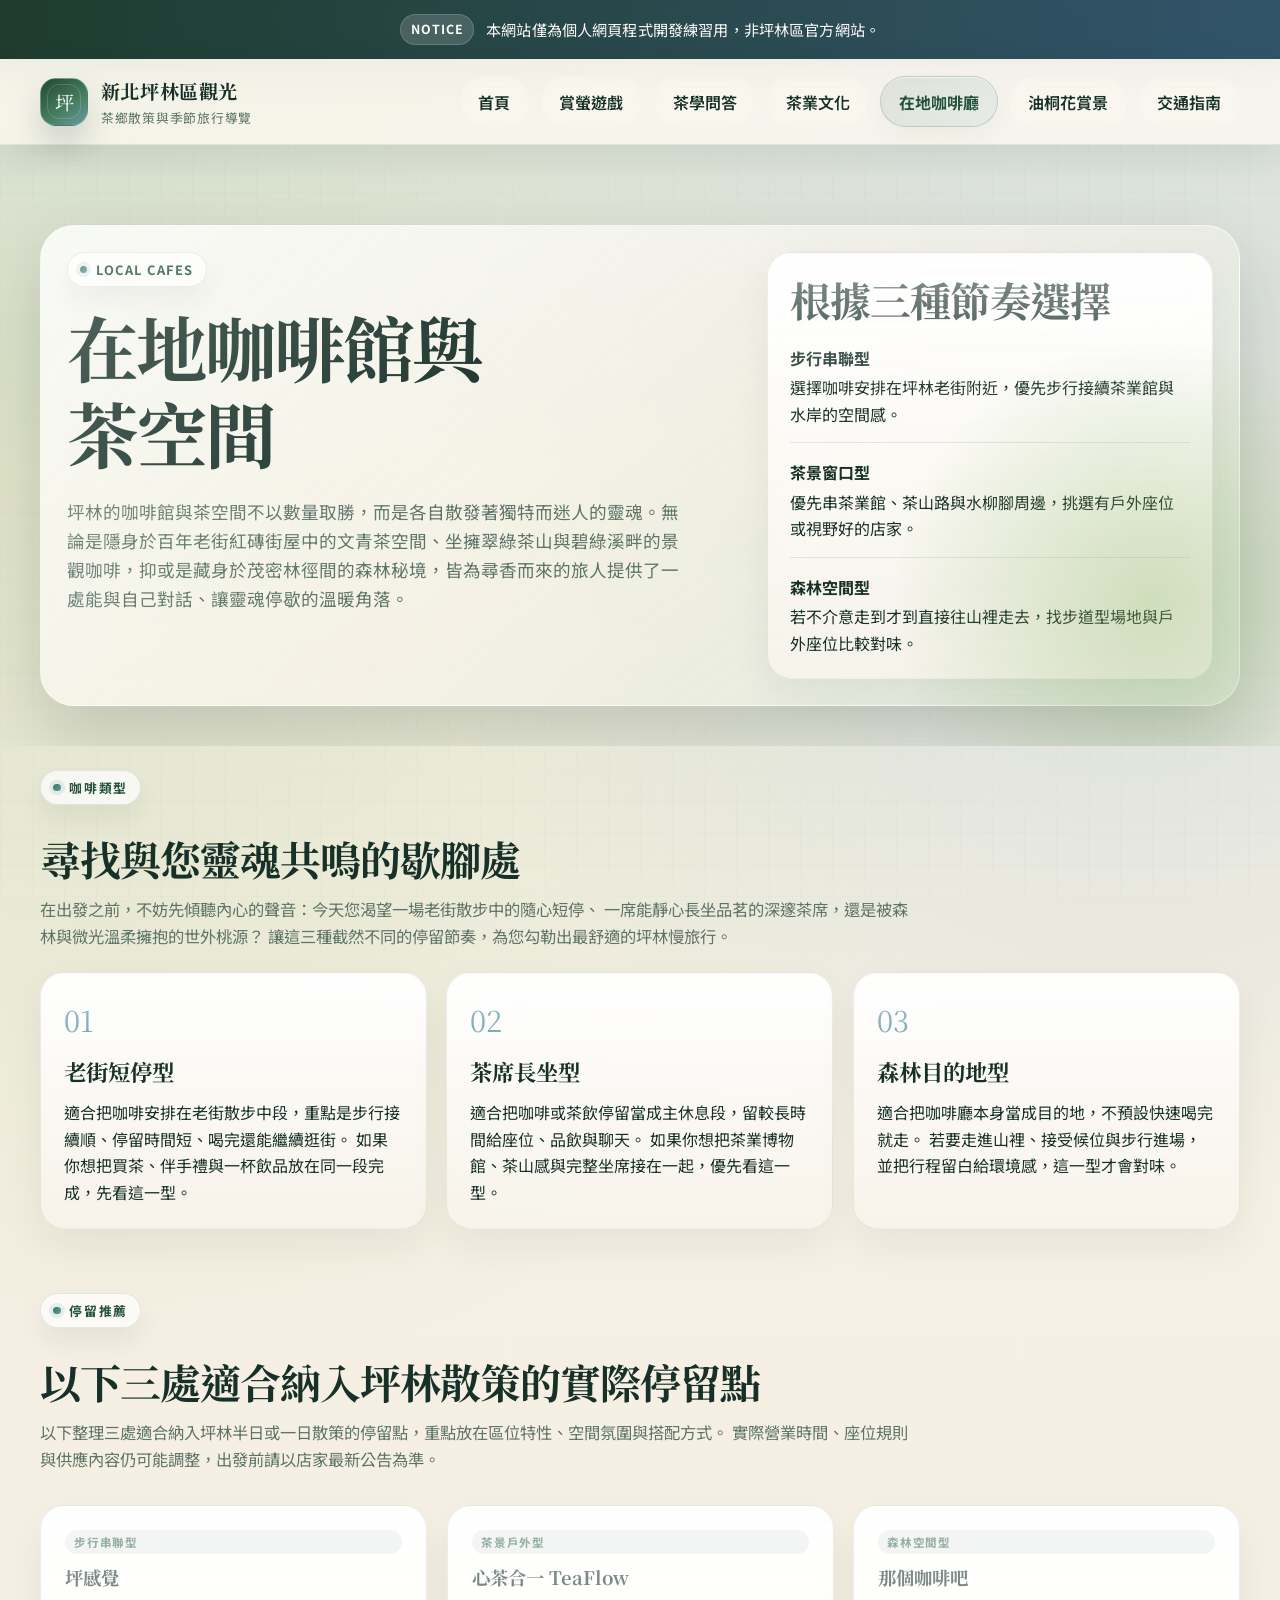
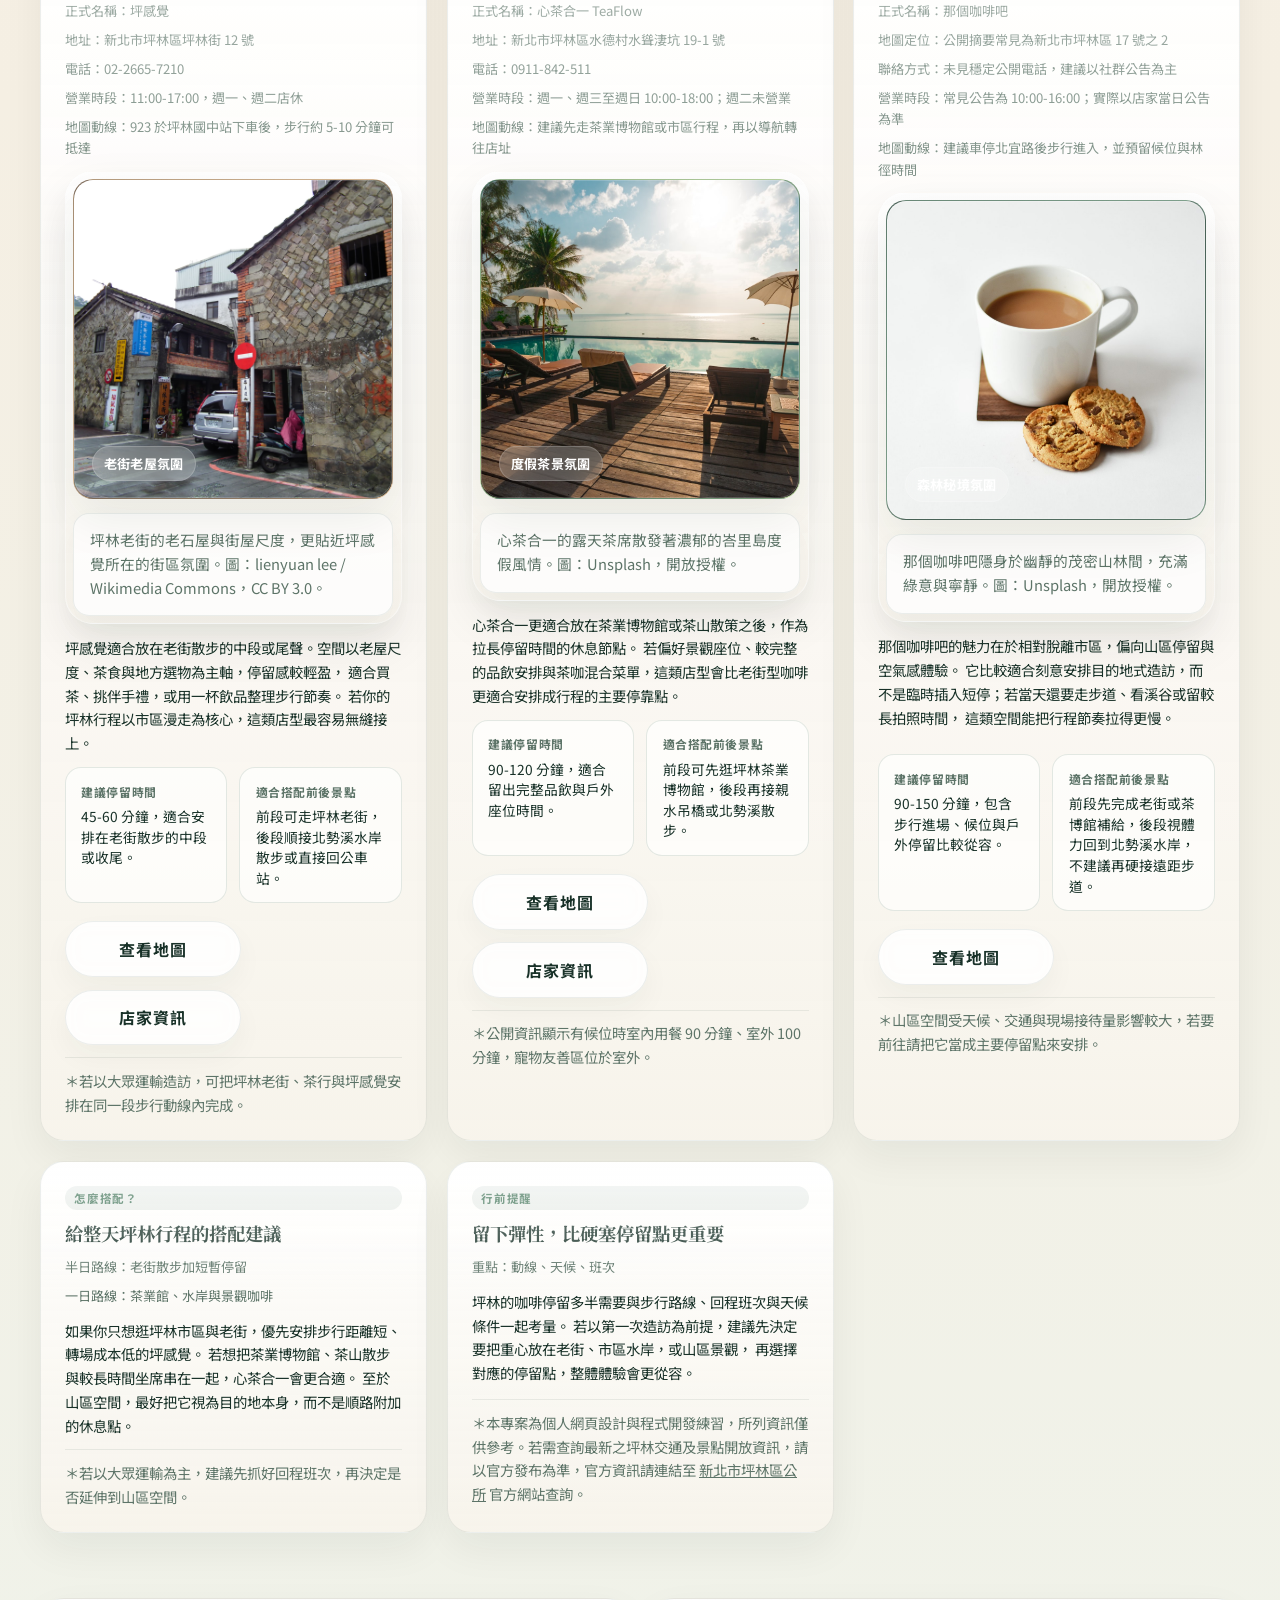
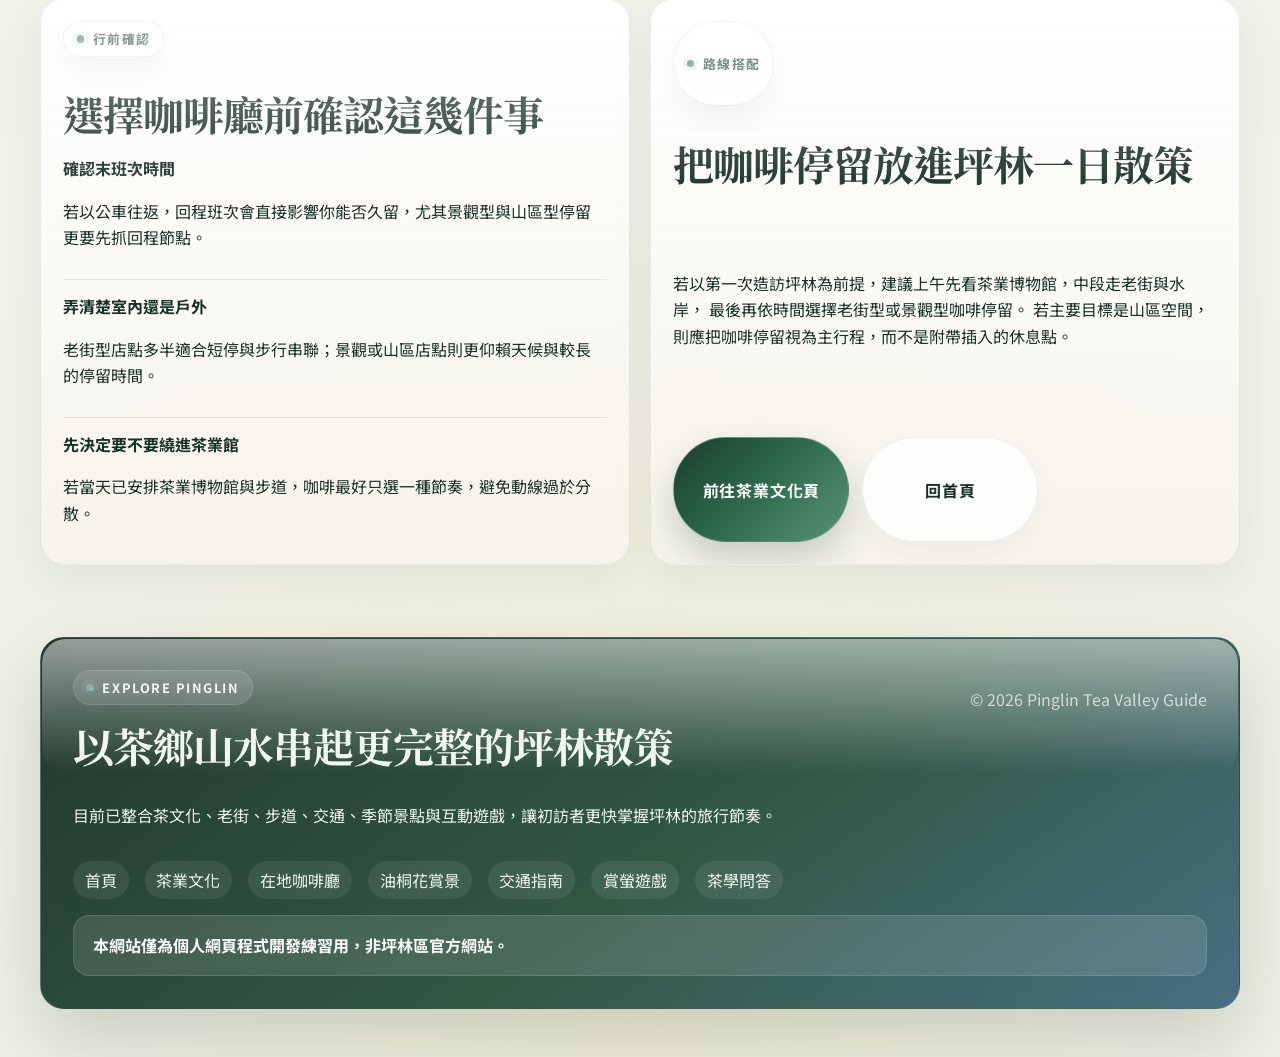
<file: cafes.html>
<!DOCTYPE html>
<html lang="zh-Hant">
<head>
    <meta charset="UTF-8">
    <meta name="viewport" content="width=device-width, initial-scale=1.0">
    <meta name="description" content="整理坪林在地咖啡廳與茶空間，補入店家營業資訊、座位特色、行程搭配方式。">
    <meta name="theme-color" content="#24533a">
    <!-- Google Tag Manager -->
    <script>(function(w,d,s,l,i){w[l]=w[l]||[];w[l].push({'gtm.start':
    new Date().getTime(),event:'gtm.js'});var f=d.getElementsByTagName(s)[0],
    j=d.createElement(s),dl=l!='dataLayer'?'&l='+l:'';j.async=true;j.src=
    'https://www.googletagmanager.com/gtm.js?id='+i+dl;f.parentNode.insertBefore(j,f);
    })(window,document,'script','dataLayer','GTM-N8HZKZVH');</script>
    <!-- End Google Tag Manager -->
    <title>坪林在地咖啡館 | 新北坪林區觀光</title>
    <link rel="icon" href="data:image/svg+xml,%3Csvg xmlns='http://www.w3.org/2000/svg' viewBox='0 0 64 64'%3E%3Cdefs%3E%3CradialGradient id='g' cx='50%25' cy='38%25' r='60%25'%3E%3Cstop offset='0%25' stop-color='%23f7d58d'/%3E%3Cstop offset='55%25' stop-color='%2391b86d'/%3E%3Cstop offset='100%25' stop-color='%2324533a'/%3E%3C/radialGradient%3E%3C/defs%3E%3Crect width='64' height='64' rx='18' fill='%23131f19'/%3E%3Ccircle cx='32' cy='28' r='14' fill='url(%23g)'/%3E%3Cpath d='M20 46c8-5 16-5 24 0' stroke='%235f97aa' stroke-width='4' stroke-linecap='round' fill='none'/%3E%3C/svg%3E">
    <link rel="stylesheet" href="./assets/css/style.css">
    <script defer src="./assets/js/site.js"></script>
</head>
<body data-page="cafes">
    <!-- Google Tag Manager (noscript) -->
    <noscript><iframe src="https://www.googletagmanager.com/ns.html?id=GTM-N8HZKZVH"
    height="0" width="0" style="display:none;visibility:hidden"></iframe></noscript>
    <!-- End Google Tag Manager (noscript) -->
    <a class="skip-link" href="#main-content">跳到主要內容</a>

    <div class="site-shell">
        <div class="notice-banner" data-disclaimer-banner>
            <div class="notice-banner__inner">
                <span class="notice-banner__pill">Notice</span>
                <span>本網站僅為個人網頁程式開發練習用，非坪林區官方網站。</span>
            </div>
        </div>

        <header class="site-header">
            <div class="container site-header__inner" data-site-header></div>
        </header>

        <main id="main-content">
            <section class="page-hero page-hero--detail">
                <div class="container page-hero__grid">
                    <div>
                        <p class="hero__eyebrow">Local Cafes</p>
                        <h1>在地咖啡館與茶空間</h1>
                        <p class="page-hero__lead">
                            坪林的咖啡館與茶空間不以數量取勝，而是各自散發著獨特而迷人的靈魂。無論是隱身於百年老街紅磚街屋中的文青茶空間、坐擁翠綠茶山與碧綠溪畔的景觀咖啡，抑或是藏身於茂密林徑間的森林秘境，皆為尋香而來的旅人提供了一處能與自己對話、讓靈魂停歇的溫暖角落。
                        </p>
                    </div>

                    <div class="page-hero__rule-card">
                        <h2>根據三種節奏選擇</h2>
                        <ul class="hero-card__list">
                            <li>
                                <strong>步行串聯型</strong>
                                <span>選擇咖啡安排在坪林老街附近，優先步行接續茶業館與水岸的空間感。</span>
                            </li>
                            <li>
                                <strong>茶景窗口型</strong>
                                <span>優先串茶業館、茶山路與水柳腳周邊，挑選有戶外座位或視野好的店家。</span>
                            </li>
                            <li>
                                <strong>森林空間型</strong>
                                <span>若不介意走到才到直接往山裡走去，找步道型場地與戶外座位比較對味。</span>
                            </li>
                        </ul>
                    </div>
                </div>
            </section>

            <section class="section">
                <div class="container">
                    <div class="section-heading">
                        <p class="section-label">咖啡類型</p>
                        <h2>尋找與您靈魂共鳴的歇腳處</h2>
                        <p>
                            在出發之前，不妨先傾聽內心的聲音：今天您渴望一場老街散步中的隨心短停、
                            一席能靜心長坐品茗的深邃茶席，還是被森林與微光溫柔擁抱的世外桃源？
                            讓這三種截然不同的停留節奏，為您勾勒出最舒適的坪林慢旅行。
                        </p>
                    </div>

                    <div class="card-grid card-grid--highlights">
                        <article class="feature-card">
                            <p class="feature-card__index">01</p>
                            <h3>老街短停型</h3>
                            <p>
                                適合把咖啡安排在老街散步中段，重點是步行接續順、停留時間短、喝完還能繼續逛街。
                                如果你想把買茶、伴手禮與一杯飲品放在同一段完成，先看這一型。
                            </p>
                        </article>

                        <article class="feature-card">
                            <p class="feature-card__index">02</p>
                            <h3>茶席長坐型</h3>
                            <p>
                                適合把咖啡或茶飲停留當成主休息段，留較長時間給座位、品飲與聊天。
                                如果你想把茶業博物館、茶山感與完整坐席接在一起，優先看這一型。
                            </p>
                        </article>

                        <article class="feature-card">
                            <p class="feature-card__index">03</p>
                            <h3>森林目的地型</h3>
                            <p>
                                適合把咖啡廳本身當成目的地，不預設快速喝完就走。
                                若要走進山裡、接受候位與步行進場，並把行程留白給環境感，這一型才會對味。
                            </p>
                        </article>
                    </div>
                </div>
            </section>

            <section class="section section--light">
                <div class="container">
                    <div class="section-heading">
                        <p class="section-label">停留推薦</p>
                        <h2>以下三處適合納入坪林散策的實際停留點</h2>
                        <p>
                            以下整理三處適合納入坪林半日或一日散策的停留點，重點放在區位特性、空間氛圍與搭配方式。
                            實際營業時間、座位規則與供應內容仍可能調整，出發前請以店家最新公告為準。
                        </p>
                    </div>

                    <div class="cafe-grid">
                        <article class="cafe-card">
                            <span class="cafe-card__tag">步行串聯型</span>
                            <h3>坪感覺</h3>
                            <div class="cafe-card__meta">
                                <span>正式名稱：坪感覺</span>
                                <span>地址：新北市坪林區坪林街 12 號</span>
                                <span>電話：02-2665-7210</span>
                                <span>營業時段：11:00-17:00，週一、週二店休</span>
                                <span>地圖動線：923 於坪林國中站下車後，步行約 5-10 分鐘可抵達</span>
                            </div>
                            <figure class="photo-frame">
                                <div class="photo-placeholder photo-placeholder--street">
                                    <img class="photo-image" src="./assets/images/photos/pinglin_old_street.jpg" alt="坪林老街老石屋街景，呼應坪感覺所在的老街老屋氛圍" loading="lazy">
                                    <span class="photo-placeholder__label">老街老屋氛圍</span>
                                </div>
                                <figcaption class="photo-caption">坪林老街的老石屋與街屋尺度，更貼近坪感覺所在的街區氛圍。圖：lienyuan lee / Wikimedia Commons，CC BY 3.0。</figcaption>
                            </figure>
                            <p>
                                坪感覺適合放在老街散步的中段或尾聲。空間以老屋尺度、茶食與地方選物為主軸，停留感較輕盈，
                                適合買茶、挑伴手禮，或用一杯飲品整理步行節奏。
                                若你的坪林行程以市區漫走為核心，這類店型最容易無縫接上。
                            </p>
                            <div class="cafe-card__guide">
                                <div class="cafe-card__guide-item">
                                    <strong>建議停留時間</strong>
                                    <span>45-60 分鐘，適合安排在老街散步的中段或收尾。</span>
                                </div>
                                <div class="cafe-card__guide-item">
                                    <strong>適合搭配前後景點</strong>
                                    <span>前段可走坪林老街，後段順接北勢溪水岸散步或直接回公車站。</span>
                                </div>
                            </div>
                            <div class="content-actions">
                                <a class="button button--secondary" href="https://www.google.com/maps/search/?api=1&amp;query=新北市坪林區坪林街12號" target="_blank" rel="noreferrer">查看地圖</a>
                                <a class="button button--secondary" href="https://www.havesometea.co/pages/%E8%81%AF%E7%B5%A1%E6%88%91%E5%80%91" target="_blank" rel="noreferrer">店家資訊</a>
                            </div>
                            <p class="cafe-card__notice">
                                ＊若以大眾運輸造訪，可把坪林老街、茶行與坪感覺安排在同一段步行動線內完成。
                            </p>
                        </article>

                        <article class="cafe-card">
                            <span class="cafe-card__tag">茶景戶外型</span>
                            <h3>心茶合一 TeaFlow</h3>
                            <div class="cafe-card__meta">
                                <span>正式名稱：心茶合一 TeaFlow</span>
                                <span>地址：新北市坪林區水德村水聳淒坑 19-1 號</span>
                                <span>電話：0911-842-511</span>
                                <span>營業時段：週一、週三至週日 10:00-18:00；週二未營業</span>
                                <span>地圖動線：建議先走茶業博物館或市區行程，再以導航轉往店址</span>
                            </div>
                            <figure class="photo-frame">
                                <div class="photo-placeholder photo-placeholder--tea">
                                    <img class="photo-image" src="./assets/images/photos/teaflow_unsplash.jpg" alt="充滿度假風情與編藤座椅的峇里島風露天茶席景觀" loading="lazy">
                                    <span class="photo-placeholder__label">度假茶景氛圍</span>
                                </div>
                                <figcaption class="photo-caption">心茶合一的露天茶席散發著濃郁的峇里島度假風情。圖：Unsplash，開放授權。</figcaption>
                            </figure>
                            <p>
                                心茶合一更適合放在茶業博物館或茶山散策之後，作為拉長停留時間的休息節點。
                                若偏好景觀座位、較完整的品飲安排與茶咖混合菜單，這類店型會比老街型咖啡更適合安排成行程的主要停靠點。
                            </p>
                            <div class="cafe-card__guide">
                                <div class="cafe-card__guide-item">
                                    <strong>建議停留時間</strong>
                                    <span>90-120 分鐘，適合留出完整品飲與戶外座位時間。</span>
                                </div>
                                <div class="cafe-card__guide-item">
                                    <strong>適合搭配前後景點</strong>
                                    <span>前段可先逛坪林茶業博物館，後段再接親水吊橋或北勢溪散步。</span>
                                </div>
                            </div>
                            <div class="content-actions">
                                <a class="button button--secondary" href="https://www.google.com/maps/search/?api=1&amp;query=新北市坪林區水德村水聳淒坑19-1號" target="_blank" rel="noreferrer">查看地圖</a>
                                <a class="button button--secondary" href="https://shop.ichefpos.com/store/VfNRw4ru/information" target="_blank" rel="noreferrer">店家資訊</a>
                            </div>
                            <p class="cafe-card__notice">
                                ＊公開資訊顯示有候位時室內用餐 90 分鐘、室外 100 分鐘，寵物友善區位於室外。
                            </p>
                        </article>

                        <article class="cafe-card">
                            <span class="cafe-card__tag">森林空間型</span>
                            <h3>那個咖啡吧</h3>
                            <div class="cafe-card__meta">
                                <span>正式名稱：那個咖啡吧</span>
                                <span>地圖定位：公開摘要常見為新北市坪林區 17 號之 2</span>
                                <span>聯絡方式：未見穩定公開電話，建議以社群公告為主</span>
                                <span>營業時段：常見公告為 10:00-16:00；實際以店家當日公告為準</span>
                                <span>地圖動線：建議車停北宜路後步行進入，並預留候位與林徑時間</span>
                            </div>
                            <figure class="photo-frame">
                                <div class="photo-placeholder photo-placeholder--forest">
                                    <img class="photo-image" src="./assets/images/photos/coffeebar_unsplash.jpg" alt="隱身於翠綠繁茂森林深處的木造手作風格秘境小木屋咖啡空間" loading="lazy">
                                    <span class="photo-placeholder__label">森林秘境氛圍</span>
                                </div>
                                <figcaption class="photo-caption">那個咖啡吧隱身於幽靜的茂密山林間，充滿綠意與寧靜。圖：Unsplash，開放授權。</figcaption>
                            </figure>
                            <p>
                                那個咖啡吧的魅力在於相對脫離市區，偏向山區停留與空氣感體驗。
                                它比較適合刻意安排目的地式造訪，而不是臨時插入短停；若當天還要走步道、看溪谷或留較長拍照時間，
                                這類空間能把行程節奏拉得更慢。
                            </p>
                            <div class="cafe-card__guide">
                                <div class="cafe-card__guide-item">
                                    <strong>建議停留時間</strong>
                                    <span>90-150 分鐘，包含步行進場、候位與戶外停留比較從容。</span>
                                </div>
                                <div class="cafe-card__guide-item">
                                    <strong>適合搭配前後景點</strong>
                                    <span>前段先完成老街或茶博館補給，後段視體力回到北勢溪水岸，不建議再硬接遠距步道。</span>
                                </div>
                            </div>
                            <div class="content-actions">
                                <a class="button button--secondary" href="https://www.google.com/maps/search/?api=1&amp;query=那個咖啡吧 坪林" target="_blank" rel="noreferrer">查看地圖</a>
                            </div>
                            <p class="cafe-card__notice">
                                ＊山區空間受天候、交通與現場接待量影響較大，若要前往請把它當成主要停留點來安排。
                            </p>
                        </article>

                        <article class="cafe-card">
                            <span class="cafe-card__tag">怎麼搭配？</span>
                            <h3>給整天坪林行程的搭配建議</h3>
                            <div class="cafe-card__meta">
                                <span>半日路線：老街散步加短暫停留</span>
                                <span>一日路線：茶業館、水岸與景觀咖啡</span>
                            </div>
                            <p>
                                如果你只想逛坪林市區與老街，優先安排步行距離短、轉場成本低的坪感覺。
                                若想把茶業博物館、茶山散步與較長時間坐席串在一起，心茶合一會更合適。
                                至於山區空間，最好把它視為目的地本身，而不是順路附加的休息點。
                            </p>
                            <p class="cafe-card__notice">
                                ＊若以大眾運輸為主，建議先抓好回程班次，再決定是否延伸到山區空間。
                            </p>
                        </article>

                        <article class="cafe-card">
                            <span class="cafe-card__tag">行前提醒</span>
                            <h3>留下彈性，比硬塞停留點更重要</h3>
                            <div class="cafe-card__meta">
                                <span>重點：動線、天候、班次</span>
                            </div>
                            <p>
                            坪林的咖啡停留多半需要與步行路線、回程班次與天候條件一起考量。
                            若以第一次造訪為前提，建議先決定要把重心放在老街、市區水岸，或山區景觀，
                            再選擇對應的停留點，整體體驗會更從容。
                        </p>
                        <p class="cafe-card__notice">
                            ＊本專案為個人網頁設計與程式開發練習，所列資訊僅供參考。若需查詢最新之坪林交通及景點開放資訊，請以官方發布為準，官方資訊請連結至 <a href="https://www.pinglin.ntpc.gov.tw/" target="_blank" rel="noopener noreferrer">新北市坪林區公所</a> 官方網站查詢。
                        </p>
                    </article>
                </div>
            </section>

            <section class="section">
                <div class="container content-grid">
                    <article class="content-card">
                        <p class="section-label">行前確認</p>
                        <h2>選擇咖啡廳前確認這幾件事</h2>
                        <ul class="content-list">
                            <li>
                                <strong>確認末班次時間</strong>
                                <p>若以公車往返，回程班次會直接影響你能否久留，尤其景觀型與山區型停留更要先抓回程節點。</p>
                            </li>
                            <li>
                                <strong>弄清楚室內還是戶外</strong>
                                <p>老街型店點多半適合短停與步行串聯；景觀或山區店點則更仰賴天候與較長的停留時間。</p>
                            </li>
                            <li>
                                <strong>先決定要不要繞進茶業館</strong>
                                <p>若當天已安排茶業博物館與步道，咖啡最好只選一種節奏，避免動線過於分散。</p>
                            </li>
                        </ul>
                    </article>

                    <article class="content-card">
                        <p class="section-label">路線搭配</p>
                        <h2>把咖啡停留放進坪林一日散策</h2>
                        <p>
                            若以第一次造訪坪林為前提，建議上午先看茶業博物館，中段走老街與水岸，
                            最後再依時間選擇老街型或景觀型咖啡停留。
                            若主要目標是山區空間，則應把咖啡停留視為主行程，而不是附帶插入的休息點。
                        </p>
                        <div class="content-actions">
                            <a class="button button--primary" href="./tea.html">前往茶業文化頁</a>
                            <a class="button button--secondary" href="./index.html">回首頁</a>
                        </div>
                    </article>
                </div>
            </section>
        </main>

        <footer class="site-footer" data-site-footer>
            <div class="footer-card">
                <div class="footer-card__disclaimer">本網站僅為個人網頁程式開發練習用，非坪林區官方網站。</div>
            </div>
        </footer>
    </div>

    <noscript>
        <div class="noscript-note">此網站需要共用瀏覽腳本，請啟用 JavaScript 以獲得完整體驗。</div>
    </noscript>
</body>
</html>
</file>
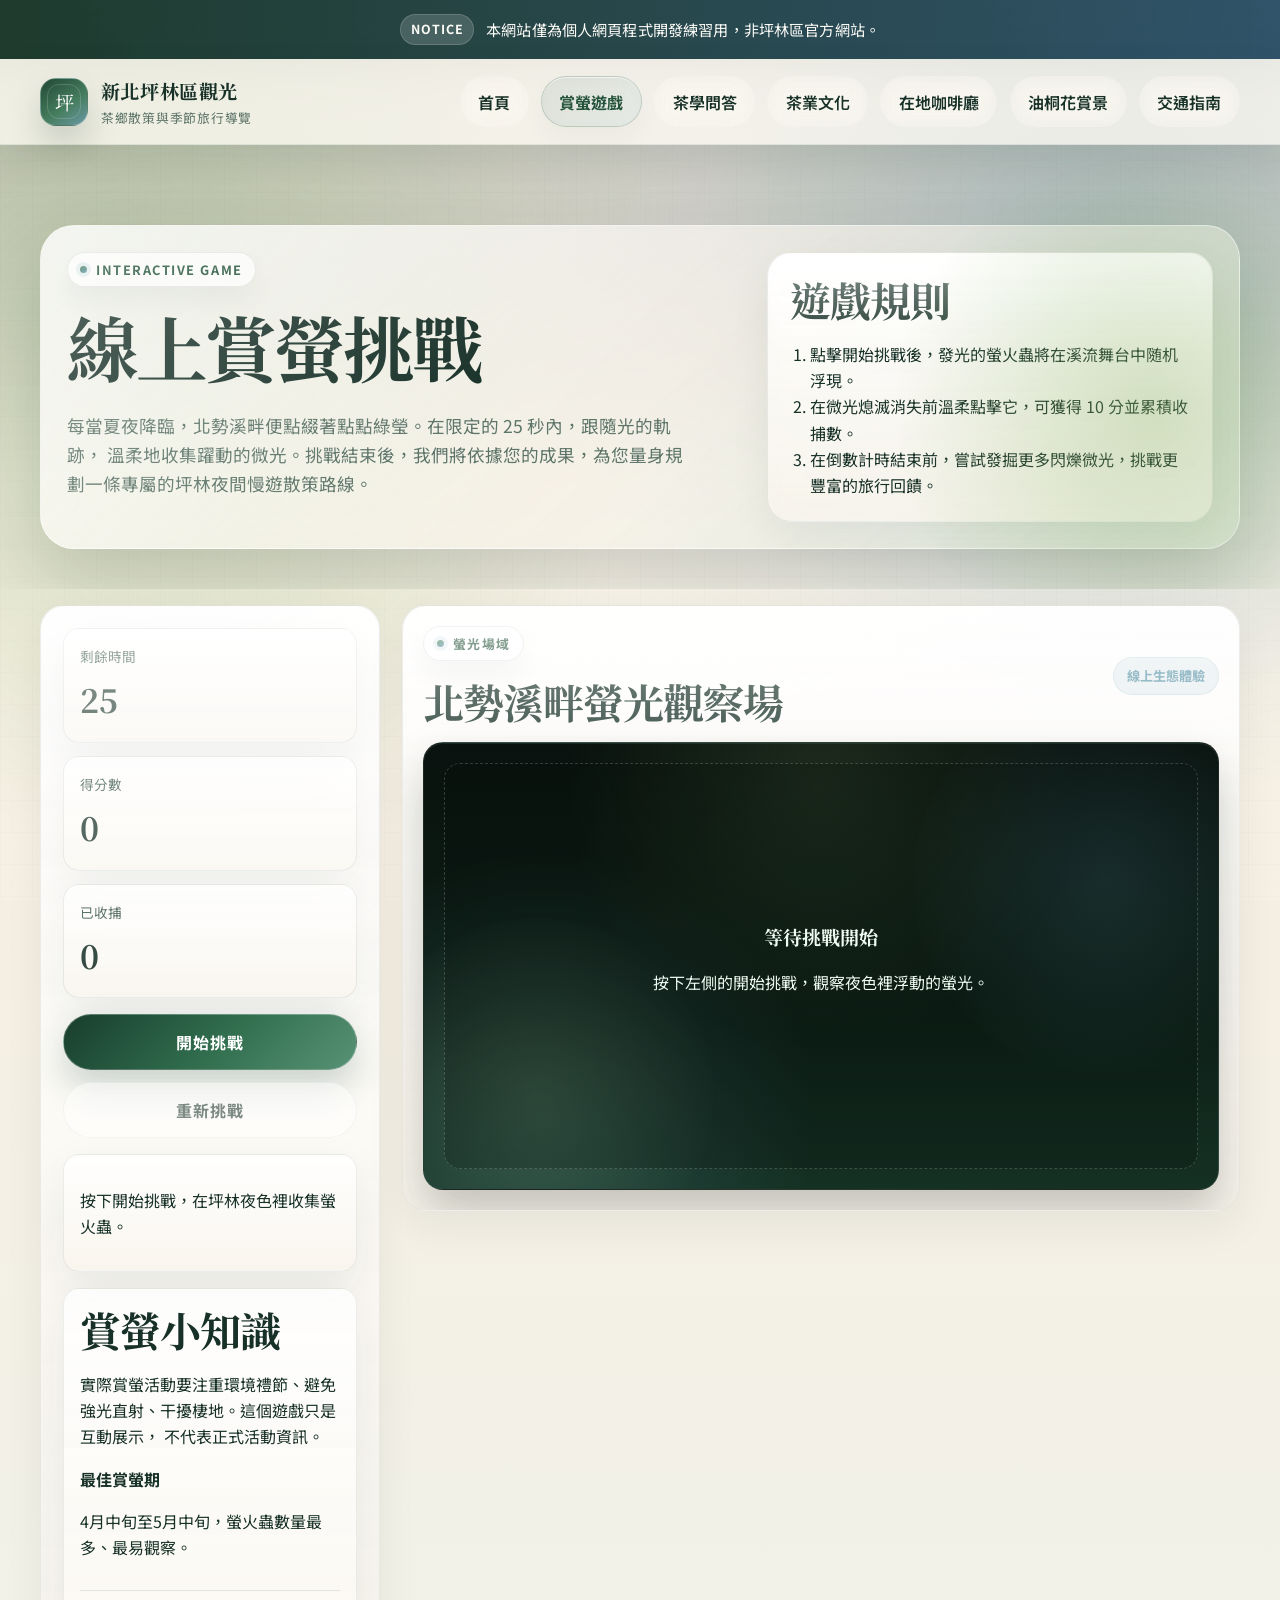
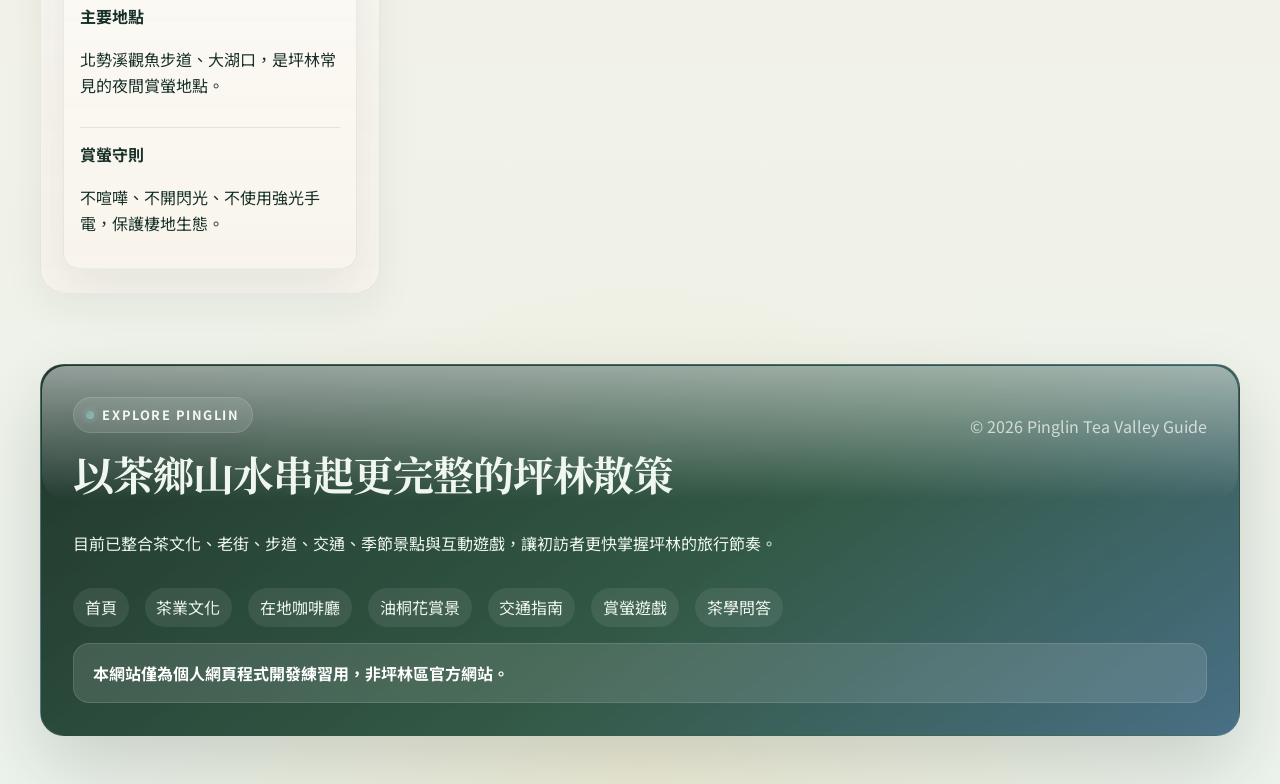
<file: game.html>
<!DOCTYPE html>
<html lang="zh-Hant">
<head>
    <meta charset="UTF-8">
    <meta name="viewport" content="width=device-width, initial-scale=1.0">
    <meta name="description" content="以坪林夜間螢火蟲生態為主題，結合限時方格與火力累積體驗的前端互動小遊戲。">
    <meta name="referrer" content="no-referrer-when-downgrade">
    <meta name="theme-color" content="#24533a">
    <!-- Google Tag Manager -->
    <script>(function(w,d,s,l,i){w[l]=w[l]||[];w[l].push({'gtm.start':
    new Date().getTime(),event:'gtm.js'});var f=d.getElementsByTagName(s)[0],
    j=d.createElement(s),dl=l!='dataLayer'?'&l='+l:'';j.async=true;j.src=
    'https://www.googletagmanager.com/gtm.js?id='+i+dl;f.parentNode.insertBefore(j,f);
    })(window,document,'script','dataLayer','GTM-N8HZKZVH');</script>
    <!-- End Google Tag Manager -->
    <title>線上賞螢體驗 | 新北坪林區觀光</title>
    <!-- 內嵌 favicon，避免在部署或本地管理時出現遺失檔案 -->
    <link rel="icon" href="data:image/svg+xml,%3Csvg xmlns='http://www.w3.org/2000/svg' viewBox='0 0 64 64'%3E%3Cdefs%3E%3CradialGradient id='g' cx='50%25' cy='38%25' r='60%25'%3E%3Cstop offset='0%25' stop-color='%23f7d58d'/%3E%3Cstop offset='55%25' stop-color='%2391b86d'/%3E%3Cstop offset='100%25' stop-color='%2324533a'/%3E%3C/radialGradient%3E%3C/defs%3E%3Crect width='64' height='64' rx='18' fill='%23131f19'/%3E%3Ccircle cx='32' cy='28' r='14' fill='url(%23g)'/%3E%3Cpath d='M20 46c8-5 16-5 24 0' stroke='%235f97aa' stroke-width='4' stroke-linecap='round' fill='none'/%3E%3C/svg%3E">
    <link rel="stylesheet" href="./assets/css/style.css?v=2">
    <link rel="stylesheet" href="./assets/css/game.css?v=2">
    <script defer src="./assets/js/site.js?v=2"></script>
    <script defer src="./assets/js/game.js"></script>
</head>
<body data-page="game">
    <!-- Google Tag Manager (noscript) -->
    <noscript><iframe src="https://www.googletagmanager.com/ns.html?id=GTM-N8HZKZVH"
    height="0" width="0" style="display:none;visibility:hidden"></iframe></noscript>
    <!-- End Google Tag Manager (noscript) -->
    <a class="skip-link" href="#main-content">跳到主要內容</a>

    <div class="site-shell site-shell--game">
        <!-- 遊戲頁同樣接入現有免責聲明，避免依賴腳本注入 -->
        <div class="notice-banner" data-disclaimer-banner>
            <div class="notice-banner__inner">
                <span class="notice-banner__pill">Notice</span>
                <span>本網站僅為個人網頁程式開發練習用，非坪林區官方網站。</span>
            </div>
        </div>

        <!-- 共用導覽列由 site.js 統一管理，後續新增頁面不須調整設定資料 -->
        <header class="site-header">
            <div class="container site-header__inner" data-site-header></div>
        </header>

        <main id="main-content">
            <!-- 頁面主視覺：快速交代遊戲目標與互動規則 -->
            <section class="page-hero page-hero--game">
                <div class="container page-hero__grid">
                    <div>
                        <p class="hero__eyebrow">Interactive Game</p>
                        <h1>線上賞螢挑戰</h1>
                        <p class="page-hero__lead">
                            每當夏夜降臨，北勢溪畔便點綴著點點綠瑩。在限定的 25 秒內，跟隨光的軌跡，
                            溫柔地收集躍動的微光。挑戰結束後，我們將依據您的成果，為您量身規劃一條專屬的坪林夜間慢遊散策路線。
                        </p>
                    </div>

                    <div class="page-hero__rule-card">
                        <h2>遊戲規則</h2>
                        <ol>
                            <li>點擊開始挑戰後，發光的螢火蟲將在溪流舞台中随机浮現。</li>
                            <li>在微光熄滅消失前溫柔點擊它，可獲得 10 分並累積收捕數。</li>
                            <li>在倒數計時結束前，嘗試發掘更多閃爍微光，挑戰更豐富的旅行回饋。</li>
                        </ol>
                    </div>
                </div>
            </section>

            <!-- 遊戲主體：左側資訊面板、右側遊戲舞台 -->
            <section class="section game-layout">
                <div class="container game-layout__grid">
                    <aside class="game-panel">
                        <div class="game-panel__stats">
                            <article>
                                <span class="game-panel__label">剩餘時間</span>
                                <strong id="time-value">25</strong>
                            </article>
                            <article>
                                <span class="game-panel__label">得分數</span>
                                <strong id="score-value">0</strong>
                            </article>
                            <article>
                                <span class="game-panel__label">已收捕</span>
                                <strong id="catch-value">0</strong>
                            </article>
                        </div>

                        <div class="game-panel__controls">
                            <button id="start-game" class="button button--primary" type="button">開始挑戰</button>
                            <button id="restart-game" class="button button--secondary" type="button" disabled>重新挑戰</button>
                        </div>

                        <div class="game-panel__status" aria-live="polite">
                            <p id="game-message">點擊開始挑戰，在坪林夜色裡收捕螢火蟲！</p>
                        </div>

                        <div class="game-panel__tip">
                            <h2>賞螢小知識</h2>
                            <p>
                                實際賞螢活動要注重環境禮節、避免強光直射、干擾棲地。這個遊戲只是互動展示，
                                不代表正式活動資訊。
                            </p>
                            <ul class="content-list" style="margin-top:0.75rem">
                                <li>
                                    <strong>最佳賞螢期</strong>
                                    <p>4月中旬至5月中旬，螢火蟲數量最多、最易觀察。</p>
                                </li>
                                <li>
                                    <strong>主要地點</strong>
                                    <p>北勢溪觀魚步道、大湖口，是坪林常見的夜間賞螢地點。</p>
                                </li>
                                <li>
                                    <strong>賞螢守則</strong>
                                    <p>不喧嘩、不開閃光、不使用強光手電，保護棲地生態。</p>
                                </li>
                            </ul>
                        </div>
                    </aside>

                    <section class="game-stage-card" aria-labelledby="game-stage-title">
                        <div class="game-stage-card__header">
                            <div>
                                <p class="section-label">螢光場域</p>
                                <h2 id="game-stage-title">北勢溪畔螢光觀察場</h2>
                            </div>
                            <span class="stage-badge">線上生態體驗</span>
                        </div>

                        <div id="game-stage" class="game-stage" aria-live="polite" aria-label="賞螢遊戲場域"></div>
                    </section>
                </div>
            </section>
        </main>

        <!-- Footer 補入免責聲明，確保任何狀況都能清楚顯示說明 -->
        <footer class="site-footer" data-site-footer>
            <div class="footer-card">
                <div class="footer-card__disclaimer">本網站僅為個人網頁程式開發練習用，非坪林區官方網站。</div>
            </div>
        </footer>
    </div>

    <noscript>
        <div class="noscript-note">此頁需要 JavaScript 才能執行賞螢小遊戲。</div>
    </noscript>
</body>
</html>
</file>
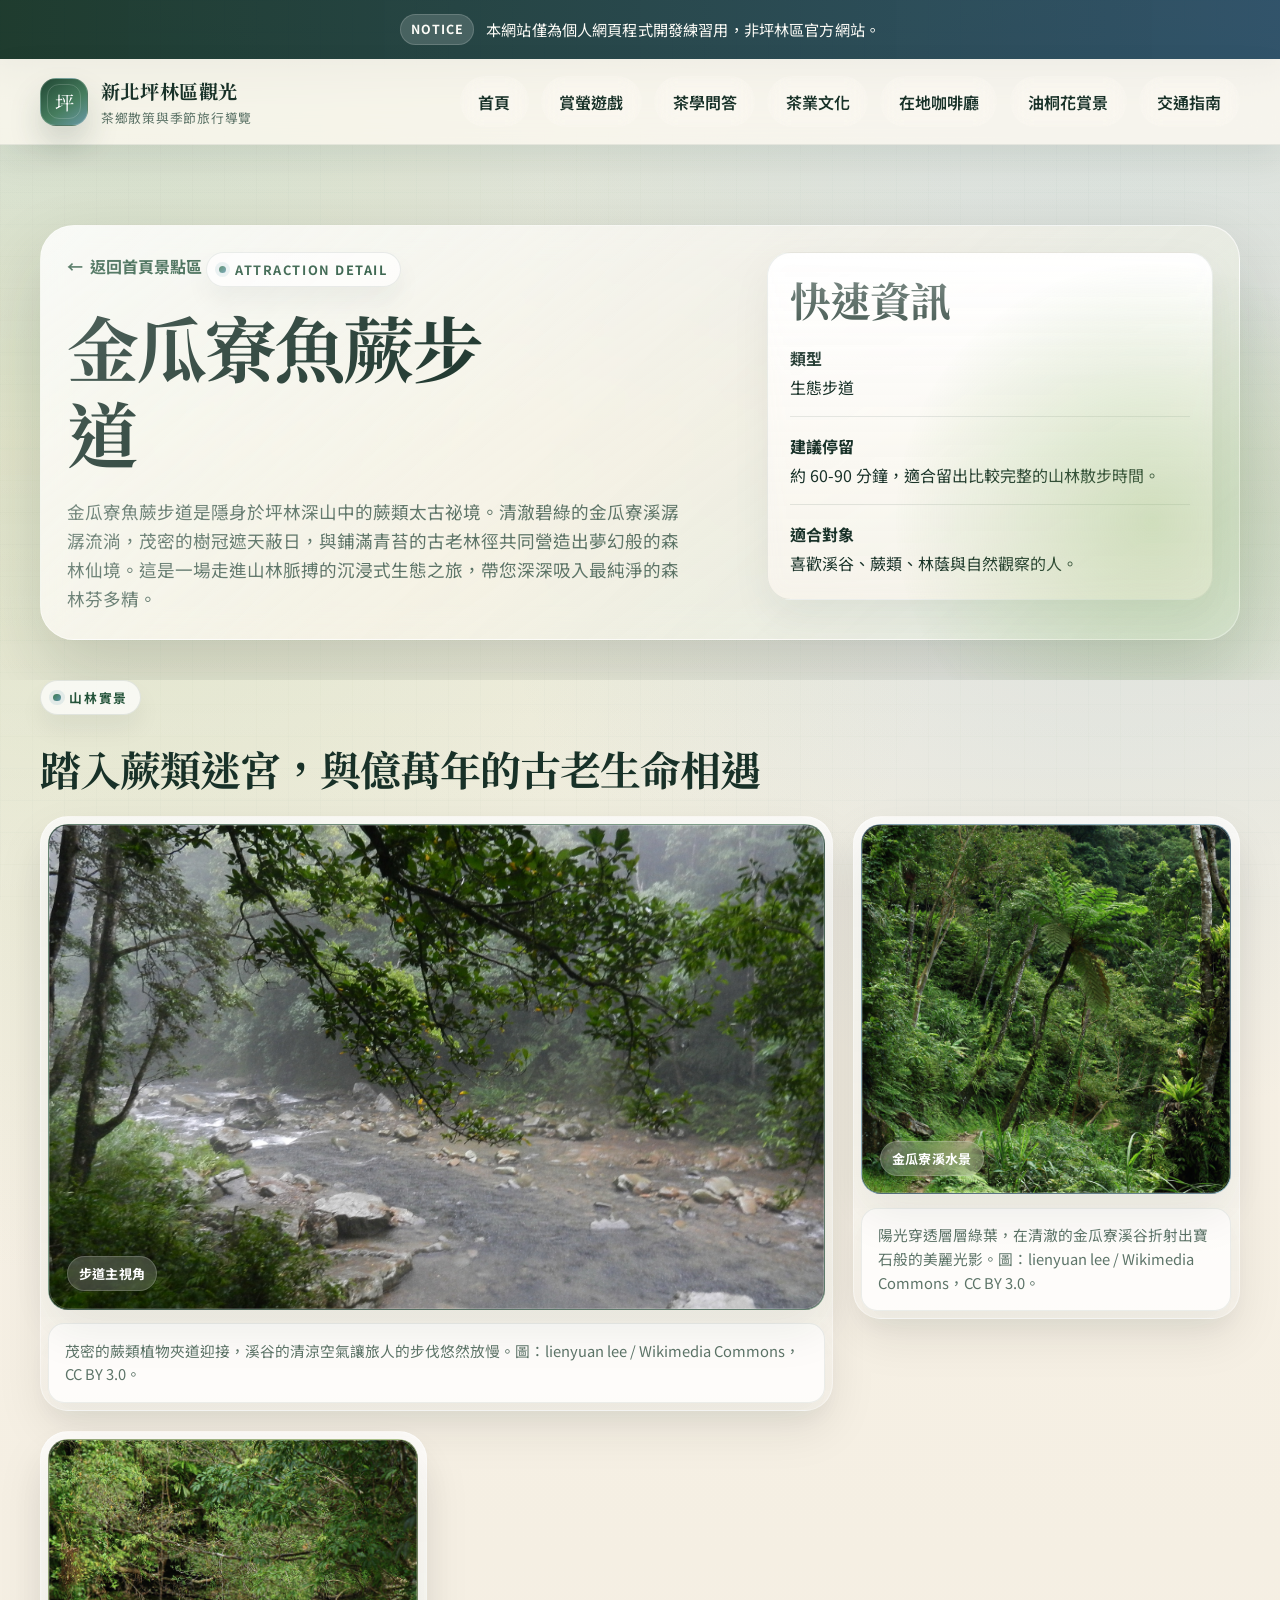
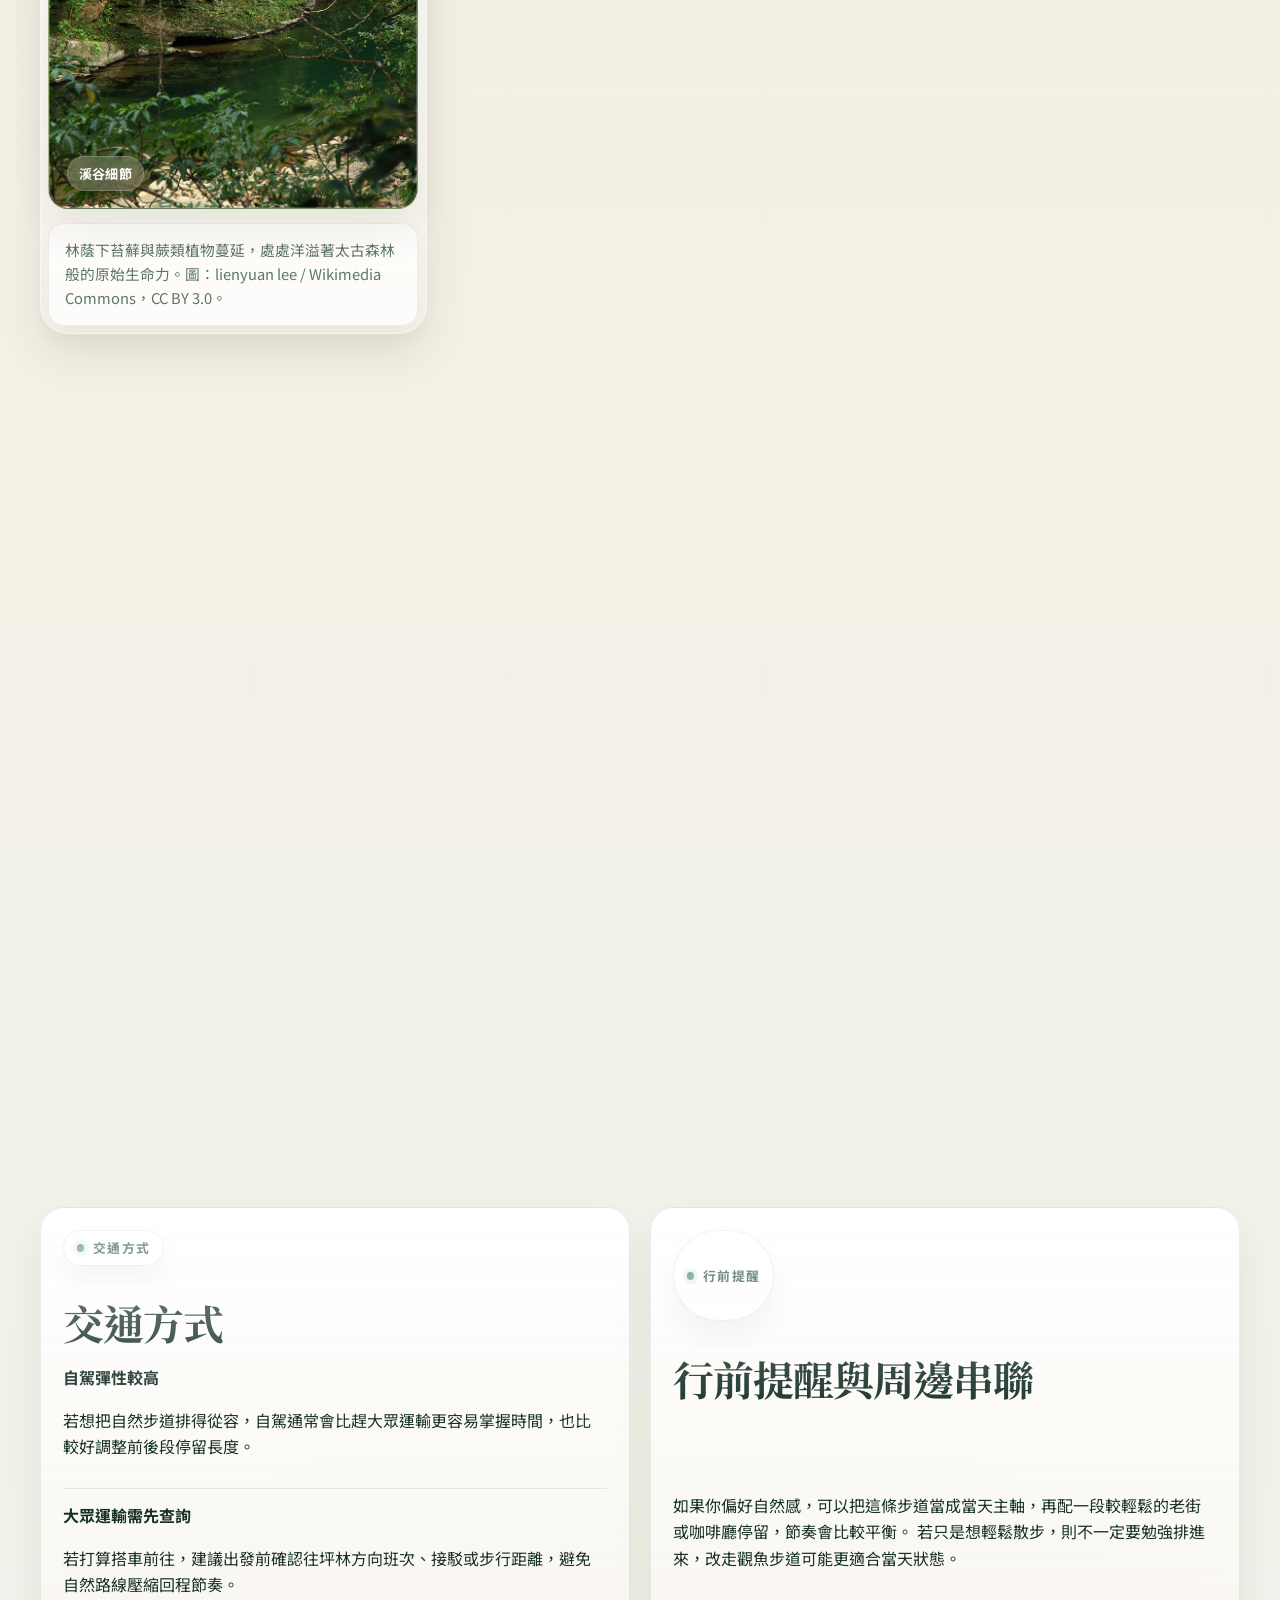
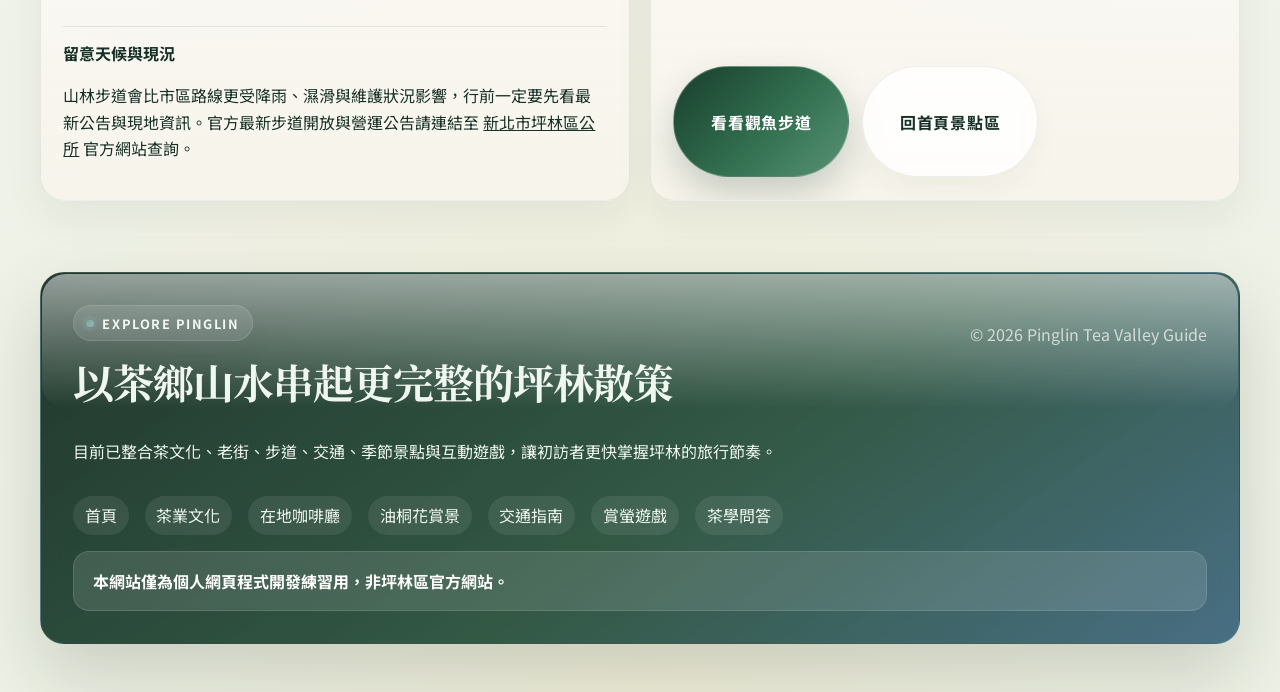
<file: jingualiao-trail.html>
<!DOCTYPE html>
<html lang="zh-Hant">
<head>
    <meta charset="UTF-8">
    <meta name="viewport" content="width=device-width, initial-scale=1.0">
    <meta name="description" content="整理金瓜寮魚蕨步道的自然特色、停留建議、交通方式與行前提醒。">
    <meta name="theme-color" content="#24533a">
    <!-- Google Tag Manager -->
    <script>(function(w,d,s,l,i){w[l]=w[l]||[];w[l].push({'gtm.start':
    new Date().getTime(),event:'gtm.js'});var f=d.getElementsByTagName(s)[0],
    j=d.createElement(s),dl=l!='dataLayer'?'&l='+l:'';j.async=true;j.src=
    'https://www.googletagmanager.com/gtm.js?id='+i+dl;f.parentNode.insertBefore(j,f);
    })(window,document,'script','dataLayer','GTM-N8HZKZVH');</script>
    <!-- End Google Tag Manager -->
    <title>金瓜寮魚蕨步道 | 新北坪林區觀光</title>
    <link rel="icon" href="data:image/svg+xml,%3Csvg xmlns='http://www.w3.org/2000/svg' viewBox='0 0 64 64'%3E%3Cdefs%3E%3CradialGradient id='g' cx='50%25' cy='38%25' r='60%25'%3E%3Cstop offset='0%25' stop-color='%23f7d58d'/%3E%3Cstop offset='55%25' stop-color='%2391b86d'/%3E%3Cstop offset='100%25' stop-color='%2324533a'/%3E%3C/radialGradient%3E%3C/defs%3E%3Crect width='64' height='64' rx='18' fill='%23131f19'/%3E%3Ccircle cx='32' cy='28' r='14' fill='url(%23g)'/%3E%3Cpath d='M20 46c8-5 16-5 24 0' stroke='%235f97aa' stroke-width='4' stroke-linecap='round' fill='none'/%3E%3C/svg%3E">
    <link rel="stylesheet" href="./assets/css/style.css">
    <script defer src="./assets/js/site.js"></script>
</head>
<body data-page="jingualiao-trail">
    <!-- Google Tag Manager (noscript) -->
    <noscript><iframe src="https://www.googletagmanager.com/ns.html?id=GTM-N8HZKZVH"
    height="0" width="0" style="display:none;visibility:hidden"></iframe></noscript>
    <!-- End Google Tag Manager (noscript) -->
    <a class="skip-link" href="#main-content">跳到主要內容</a>

    <div class="site-shell">
        <div class="notice-banner" data-disclaimer-banner>
            <div class="notice-banner__inner">
                <span class="notice-banner__pill">Notice</span>
                <span>本網站僅為個人網頁程式開發練習用，非坪林區官方網站。</span>
            </div>
        </div>

        <header class="site-header">
            <div class="container site-header__inner" data-site-header></div>
        </header>

        <main id="main-content">
            <section class="page-hero page-hero--detail">
                <div class="container page-hero__grid">
                    <div>
                        <a class="back-link" href="./index.html#attractions">返回首頁景點區</a>
                        <p class="hero__eyebrow">Attraction Detail</p>
                        <h1>金瓜寮魚蕨步道</h1>
                        <p class="page-hero__lead">
                            金瓜寮魚蕨步道是隱身於坪林深山中的蕨類太古祕境。清澈碧綠的金瓜寮溪潺潺流淌，茂密的樹冠遮天蔽日，與鋪滿青苔的古老林徑共同營造出夢幻般的森林仙境。這是一場走進山林脈搏的沉浸式生態之旅，帶您深深吸入最純淨的森林芬多精。
                        </p>
                    </div>

                    <div class="page-hero__rule-card">
                        <h2>快速資訊</h2>
                        <ul class="hero-card__list">
                            <li>
                                <strong>類型</strong>
                                <span>生態步道</span>
                            </li>
                            <li>
                                <strong>建議停留</strong>
                                <span>約 60-90 分鐘，適合留出比較完整的山林散步時間。</span>
                            </li>
                            <li>
                                <strong>適合對象</strong>
                                <span>喜歡溪谷、蕨類、林蔭與自然觀察的人。</span>
                            </li>
                        </ul>
                    </div>
                </div>
            </section>

            <section class="section photo-showcase">
                <div class="container">
                    <div class="section-heading photo-showcase__heading">
                        <p class="section-label">山林實景</p>
                        <h2>踏入蕨類迷宮，與億萬年的古老生命相遇</h2>
                    </div>

                    <div class="photo-gallery">
                        <figure class="photo-frame photo-frame--featured">
                            <div class="photo-placeholder photo-placeholder--forest">
                                <img class="photo-image" src="./assets/images/photos/jingualiao_creek.jpg" alt="金瓜寮溪觀魚蕨類步道實拍照片" loading="lazy">
                                <span class="photo-placeholder__label">步道主視角</span>
                            </div>
                            <figcaption class="photo-caption">茂密的蕨類植物夾道迎接，溪谷的清涼空氣讓旅人的步伐悠然放慢。圖：lienyuan lee / Wikimedia Commons，CC BY 3.0。</figcaption>
                        </figure>

                        <figure class="photo-frame">
                            <div class="photo-placeholder photo-placeholder--river">
                                <img class="photo-image" src="./assets/images/photos/jingualiao_fern_trail.jpg" alt="金瓜寮魚蕨步道溪谷景觀實拍照片" loading="lazy">
                                <span class="photo-placeholder__label">金瓜寮溪水景</span>
                            </div>
                            <figcaption class="photo-caption">陽光穿透層層綠葉，在清澈的金瓜寮溪谷折射出寶石般的美麗光影。圖：lienyuan lee / Wikimedia Commons，CC BY 3.0。</figcaption>
                        </figure>

                        <figure class="photo-frame">
                            <div class="photo-placeholder photo-placeholder--craft">
                                <img class="photo-image" src="./assets/images/photos/jingualiao_forest_path.jpg" alt="金瓜寮步道林蔭深處實拍照片" loading="lazy">
                                <span class="photo-placeholder__label">溪谷細節</span>
                            </div>
                            <figcaption class="photo-caption">林蔭下苔蘚與蕨類植物蔓延，處處洋溢著太古森林般的原始生命力。圖：lienyuan lee / Wikimedia Commons，CC BY 3.0。</figcaption>
                        </figure>
                    </div>
                </div>
            </section>

            <section class="section">
                <div class="container content-grid">
                    <article class="content-card">
                        <p class="section-label">旅人隨筆</p>
                        <h2>「在茂密的筆筒樹下深呼吸，傾聽森林最古老的歌聲。」</h2>
                        <p>
                            金瓜寮魚蕨步道是蕨類愛好者與自然觀察家的夢幻天堂。這條步道與清澈溪谷並行，沿途長滿了恐龍時代便已存在的筆筒樹、桫欏與無數精緻的蕨類。走進這片綠意，身心都融入了大自然的呼吸之中。
                        </p>
                        <ul class="content-list">
                            <li>
                                <strong>億萬年演化的「蕨類樂園」</strong>
                                <p>步道周邊擁有數百種蕨類，從巨大的筆筒樹到小巧精緻的石松，濕潤的溪谷微氣候孕育了如同恐龍時代祕境般的原始植物景緻。</p>
                            </li>
                            <li>
                                <strong>地質教科書般的「褶皺地景」</strong>
                                <p>沿途可欣賞溪流長年侵蝕形成的「四把刀」褶皺地層、猴橋、斷崖與獨特的「蕨類公寓」樹幹共生奇觀，大開眼界。</p>
                            </li>
                            <li>
                                <strong>天然降溫的「森林負離子冷氣房」</strong>
                                <p>高密度的林蔭遮蔽與奔流的金瓜寮溪水，讓這裡的氣溫終年比市區低上 3 至 4 °C，是絕佳的消暑避暑慢散步勝地。</p>
                            </li>
                        </ul>
                    </article>

                    <article class="content-card">
                        <p class="section-label">停留建議</p>
                        <h2>停留建議</h2>
                        <ul class="content-list">
                            <li>
                                <strong>半日自然版</strong>
                                <p>若這條步道是當天主軸，建議至少抓 60 到 90 分鐘，讓你有餘裕慢慢走，不必一直趕時間。</p>
                            </li>
                            <li>
                                <strong>與市區並排時</strong>
                                <p>如果同一天還想安排茶博館或老街，建議把步道排在前段或後段其中一個重點，不要每段都壓很滿。</p>
                            </li>
                            <li>
                                <strong>裝備建議</strong>
                                <p>建議穿好走的鞋，並預留飲水與簡單防雨準備，讓自然路線的停留品質更穩定。</p>
                            </li>
                        </ul>
                    </article>
                </div>
            </section>

            <section class="section section--light">
                <div class="container content-grid">
                    <article class="content-card">
                        <p class="section-label">交通方式</p>
                        <h2>交通方式</h2>
                        <ul class="content-list">
                            <li>
                                <strong>自駕彈性較高</strong>
                                <p>若想把自然步道排得從容，自駕通常會比趕大眾運輸更容易掌握時間，也比較好調整前後段停留長度。</p>
                            </li>
                            <li>
                                <strong>大眾運輸需先查詢</strong>
                                <p>若打算搭車前往，建議出發前確認往坪林方向班次、接駁或步行距離，避免自然路線壓縮回程節奏。</p>
                            </li>
                            <li>
                                <strong>留意天候與現況</strong>
                                <p>山林步道會比市區路線更受降雨、濕滑與維護狀況影響，行前一定要先看最新公告與現地資訊。官方最新步道開放與營運公告請連結至 <a href="https://www.pinglin.ntpc.gov.tw/" target="_blank" rel="noopener noreferrer">新北市坪林區公所</a> 官方網站查詢。</p>
                            </li>
                        </ul>
                    </article>

                    <article class="content-card">
                        <p class="section-label">行前提醒</p>
                        <h2>行前提醒與周邊串聯</h2>
                        <p>
                            如果你偏好自然感，可以把這條步道當成當天主軸，再配一段較輕鬆的老街或咖啡廳停留，節奏會比較平衡。
                            若只是想輕鬆散步，則不一定要勉強排進來，改走觀魚步道可能更適合當天狀態。
                        </p>
                        <div class="content-actions">
                            <a class="button button--primary" href="./fish-viewing-trail.html">看看觀魚步道</a>
                            <a class="button button--secondary" href="./index.html#attractions">回首頁景點區</a>
                        </div>
                    </article>
                </div>
            </section>
        </main>

        <footer class="site-footer" data-site-footer>
            <div class="footer-card">
                <div class="footer-card__disclaimer">本網站僅為個人網頁程式開發練習用，非坪林區官方網站。</div>
            </div>
        </footer>
    </div>

    <noscript>
        <div class="noscript-note">此網站包含共用導覽列腳本，請啟用 JavaScript 以取得完整體驗。</div>
    </noscript>
</body>
</html>
</file>
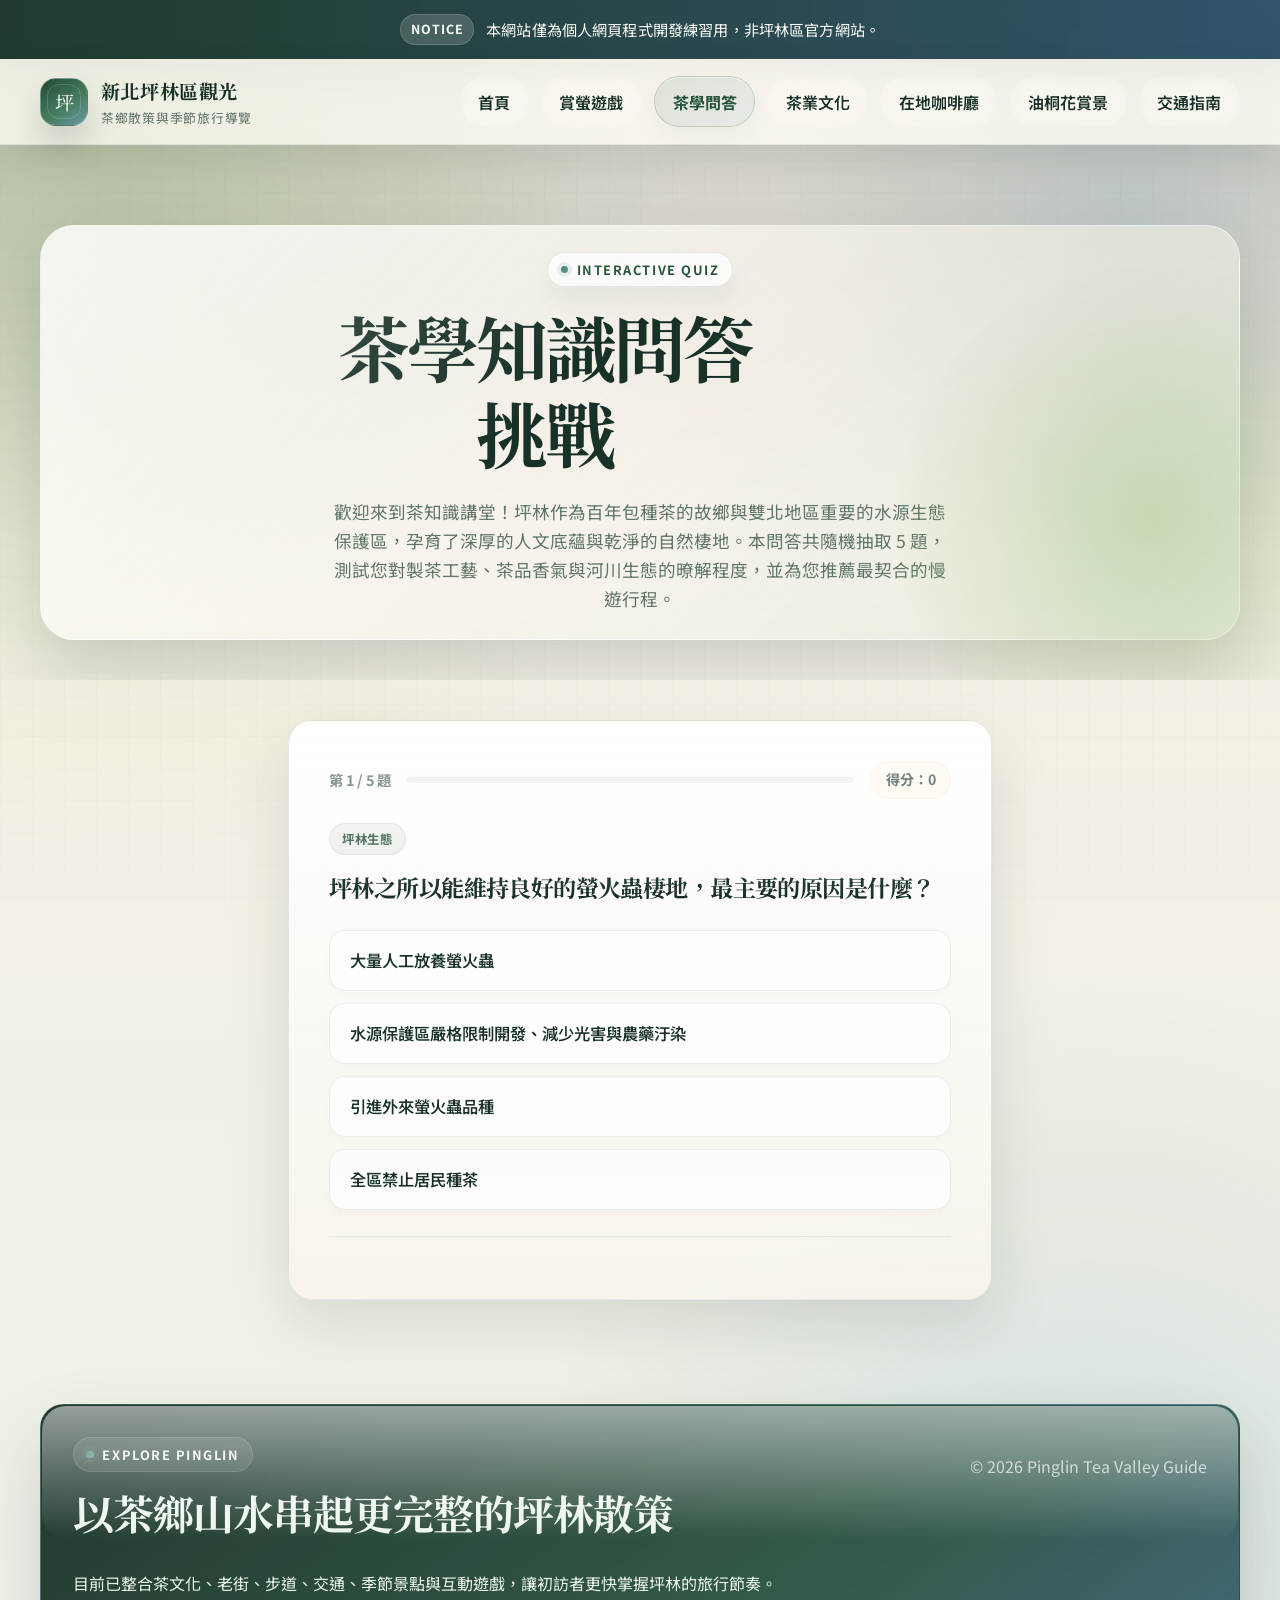
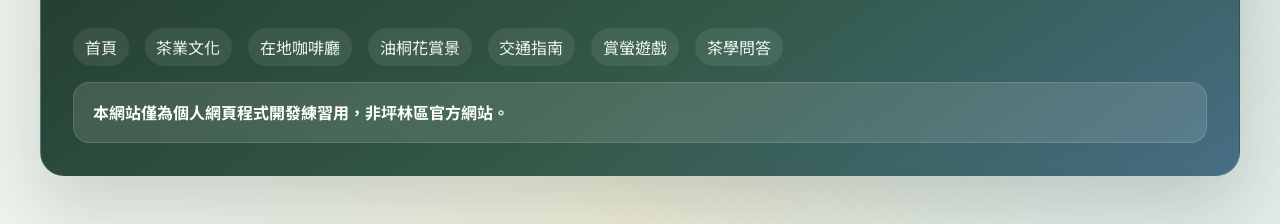
<file: quiz.html>
<!DOCTYPE html>
<html lang="zh-Hant">
<head>
    <meta charset="UTF-8">
    <meta name="viewport" content="width=device-width, initial-scale=1.0">
    <meta name="description" content="挑戰高質感的坪林茶知識與生態保育問答，從製茶工序、茶葉特色到北勢溪護魚政策，測試您的茶鄉達人指數。">
    <meta name="referrer" content="no-referrer-when-downgrade">
    <meta name="theme-color" content="#24533a">
    <!-- Google Tag Manager -->
    <script>(function(w,d,s,l,i){w[l]=w[l]||[];w[l].push({'gtm.start':
    new Date().getTime(),event:'gtm.js'});var f=d.getElementsByTagName(s)[0],
    j=d.createElement(s),dl=l!='dataLayer'?'&l='+l:'';j.async=true;j.src=
    'https://www.googletagmanager.com/gtm.js?id='+i+dl;f.parentNode.insertBefore(j,f);
    })(window,document,'script','dataLayer','GTM-N8HZKZVH');</script>
    <!-- End Google Tag Manager -->
    <title>茶學知識問答挑戰 | 新北坪林區觀光</title>
    <!-- 內嵌 favicon，與捕螢小遊戲一致 -->
    <link rel="icon" href="data:image/svg+xml,%3Csvg xmlns='http://www.w3.org/2000/svg' viewBox='0 0 64 64'%3E%3Cdefs%3E%3CradialGradient id='g' cx='50%25' cy='38%25' r='60%25'%3E%3Cstop offset='0%25' stop-color='%23f7d58d'/%3E%3Cstop offset='55%25' stop-color='%2391b86d'/%3E%3Cstop offset='100%25' stop-color='%2324533a'/%3E%3C/radialGradient%3E%3C/defs%3E%3Crect width='64' height='64' rx='18' fill='%23131f19'/%3E%3Ccircle cx='32' cy='28' r='14' fill='url(%23g)'/%3E%3Cpath d='M20 46c8-5 16-5 24 0' stroke='%235f97aa' stroke-width='4' stroke-linecap='round' fill='none'/%3E%3C/svg%3E">
    <link rel="stylesheet" href="./assets/css/style.css?v=2">
    <link rel="stylesheet" href="./assets/css/quiz.css?v=2">
    <script defer src="./assets/js/site.js?v=2"></script>
    <script defer src="./assets/js/quiz.js?v=2"></script>
</head>
<body data-page="quiz">
    <!-- Google Tag Manager (noscript) -->
    <noscript><iframe src="https://www.googletagmanager.com/ns.html?id=GTM-N8HZKZVH"
    height="0" width="0" style="display:none;visibility:hidden"></iframe></noscript>
    <!-- End Google Tag Manager (noscript) -->
    <a class="skip-link" href="#main-content">跳到主要內容</a>

    <div class="site-shell site-shell--quiz">
        <!-- 頁面頂端免責聲明，與捕螢小遊戲及首頁完全一致 -->
        <div class="notice-banner" data-disclaimer-banner>
            <div class="notice-banner__inner">
                <span class="notice-banner__pill">Notice</span>
                <span>本網站僅為個人網頁程式開發練習用，非坪林區官方網站。</span>
            </div>
        </div>

        <!-- 共用導覽列由 site.js 統一管理並渲染 -->
        <header class="site-header">
            <div class="container site-header__inner" data-site-header></div>
        </header>

        <main id="main-content">
            <!-- 頁面主視覺：介紹問答主題與趣味引導 -->
            <section class="page-hero page-hero--game">
                <div class="container page-hero__grid" style="grid-template-columns: 1fr;">
                    <div style="text-align: center; max-width: 48rem; margin: 0 auto;">
                        <p class="hero__eyebrow">Interactive Quiz</p>
                        <h1>茶學知識問答挑戰</h1>
                        <p class="page-hero__lead">
                            歡迎來到茶知識講堂！坪林作為百年包種茶的故鄉與雙北地區重要的水源生態保護區，孕育了深厚的人文底蘊與乾淨的自然棲地。本問答共隨機抽取 5 題，測試您對製茶工藝、茶品香氣與河川生態的暸解程度，並為您推薦最契合的慢遊行程。
                        </p>
                    </div>
                </div>
            </section>

            <!-- 問答核心卡片場域 -->
            <section class="section quiz-layout">
                <div class="container">
                    <div id="quiz-area" class="quiz-card" aria-live="polite" aria-label="茶學問答區域">
                        <!-- 由 quiz.js 動態注入問答結構，noscript 用於提供降級支持 -->
                    </div>
                </div>
            </section>
        </main>

        <!-- 共用頁尾由 site.js 統一渲染，包含免責聲明 -->
        <footer class="site-footer" data-site-footer>
            <div class="footer-card">
                <div class="footer-card__disclaimer">本網站僅為個人網頁程式開發練習用，非坪林區官方網站。</div>
            </div>
        </footer>
    </div>

    <noscript>
        <div class="noscript-note">此頁面需要啟用 JavaScript 才能進行茶學知識問答。</div>
    </noscript>
</body>
</html>
</file>
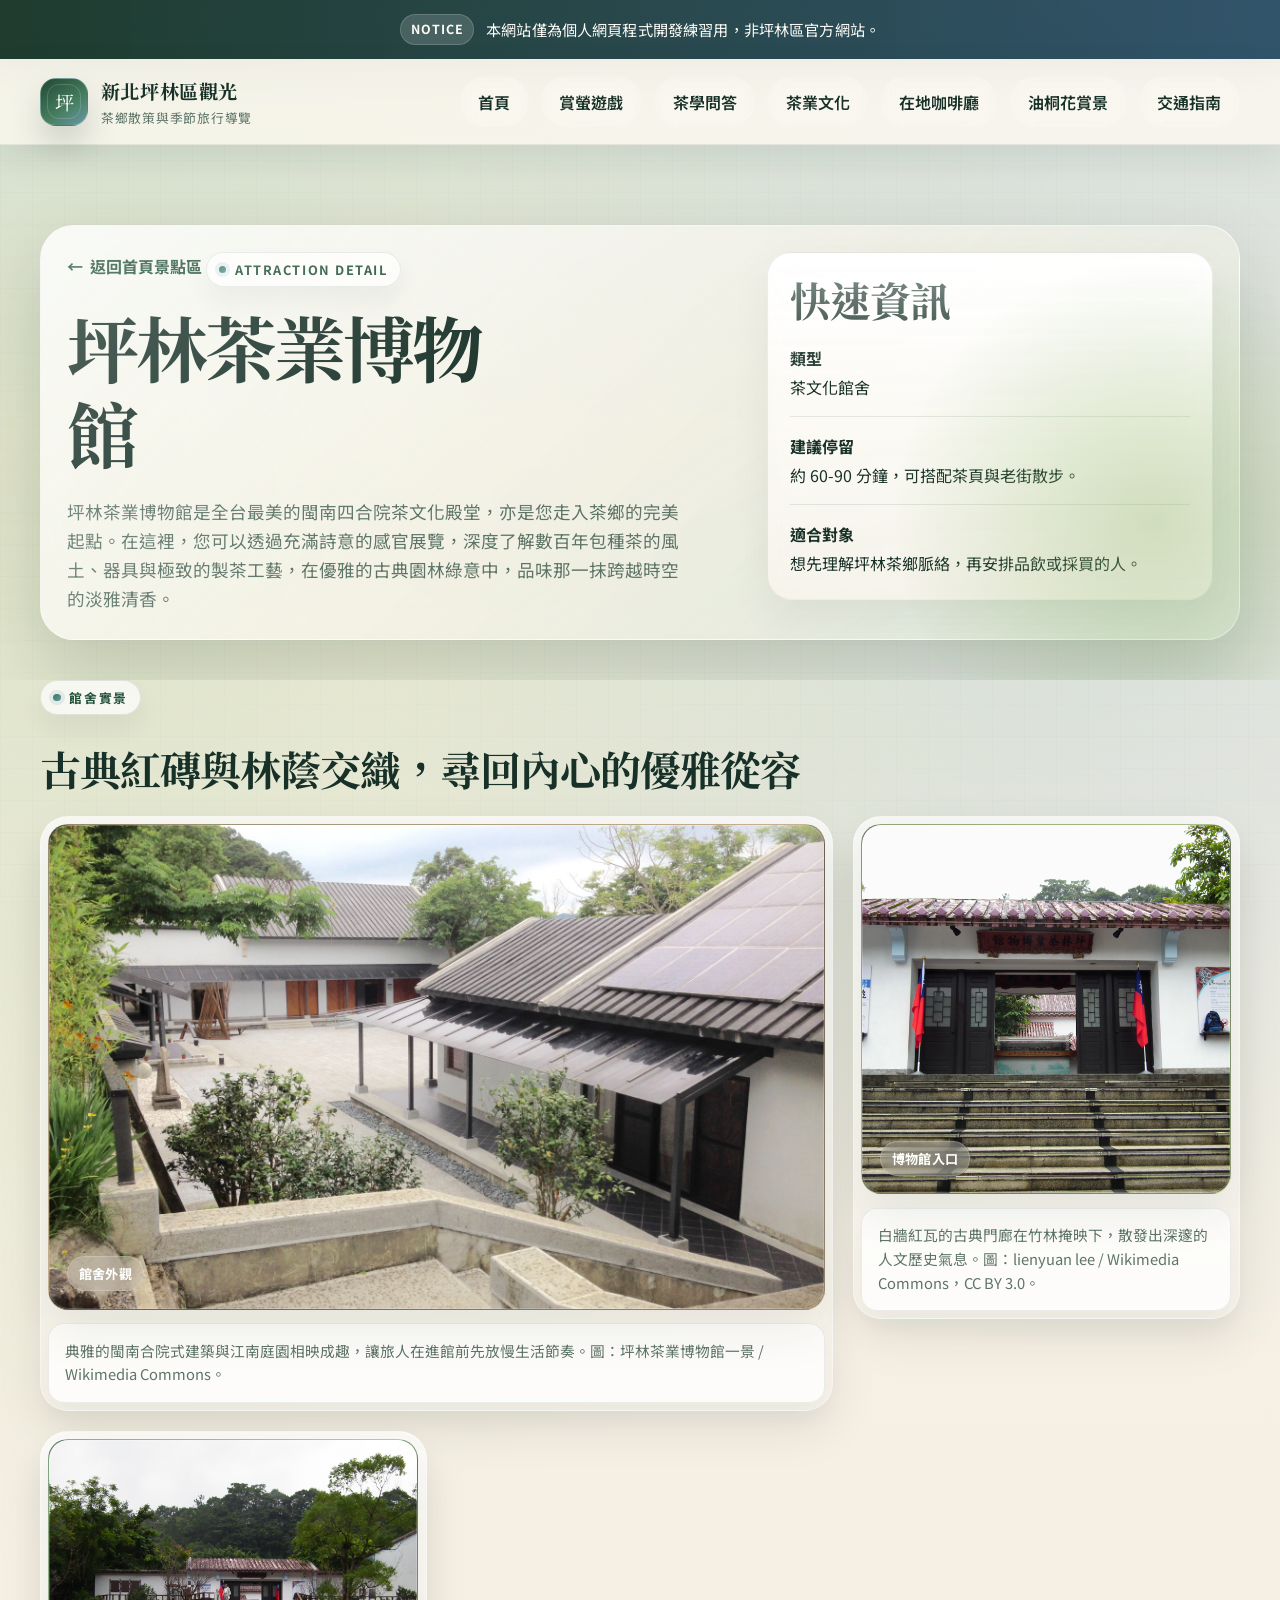
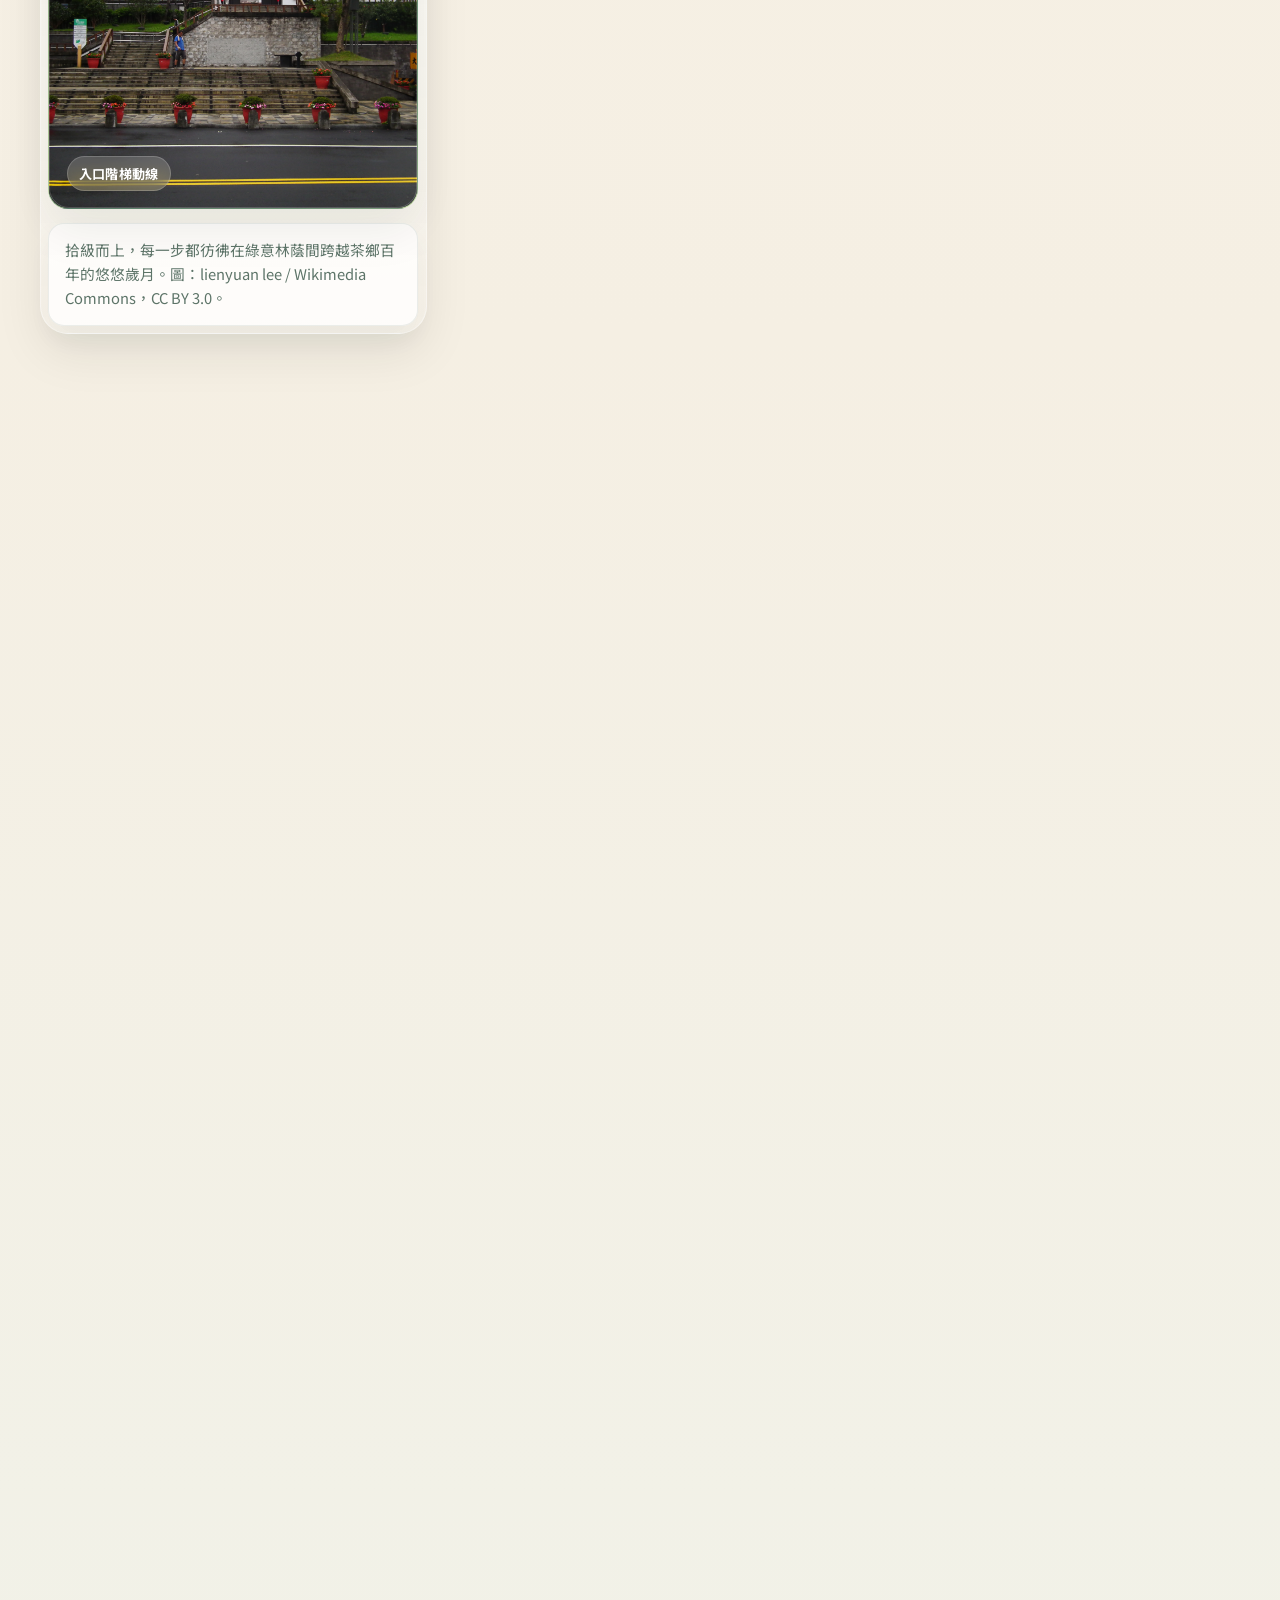
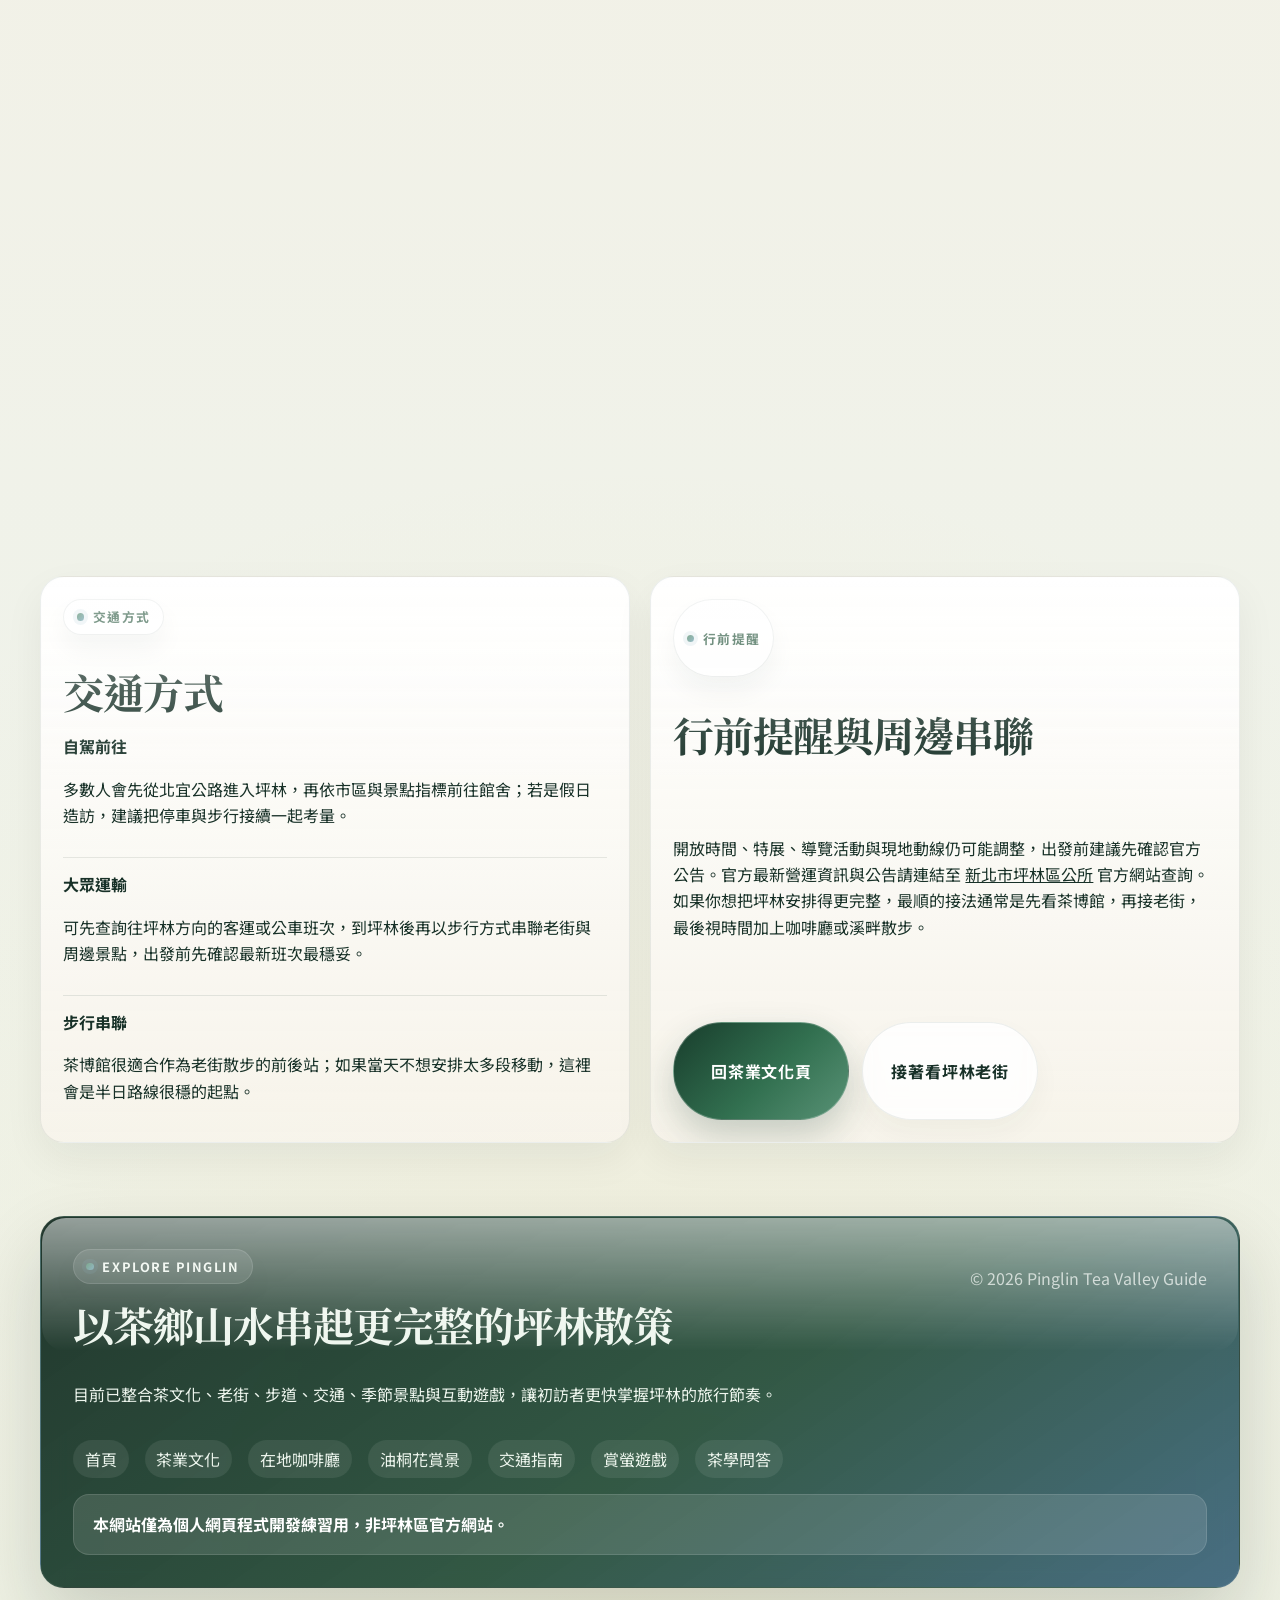
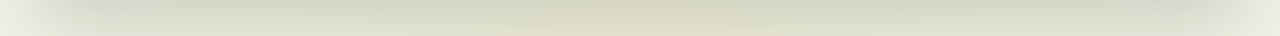
<file: tea-museum.html>
<!DOCTYPE html>
<html lang="zh-Hant">
<head>
    <meta charset="UTF-8">
    <meta name="viewport" content="width=device-width, initial-scale=1.0">
    <meta name="description" content="介紹坪林茶業博物館的參觀重點、停留建議、交通方式與可搭配的坪林散步路線。">
    <meta name="theme-color" content="#24533a">
    <!-- Google Tag Manager -->
    <script>(function(w,d,s,l,i){w[l]=w[l]||[];w[l].push({'gtm.start':
    new Date().getTime(),event:'gtm.js'});var f=d.getElementsByTagName(s)[0],
    j=d.createElement(s),dl=l!='dataLayer'?'&l='+l:'';j.async=true;j.src=
    'https://www.googletagmanager.com/gtm.js?id='+i+dl;f.parentNode.insertBefore(j,f);
    })(window,document,'script','dataLayer','GTM-N8HZKZVH');</script>
    <!-- End Google Tag Manager -->
    <title>坪林茶業博物館 | 新北坪林區觀光</title>
    <link rel="icon" href="data:image/svg+xml,%3Csvg xmlns='http://www.w3.org/2000/svg' viewBox='0 0 64 64'%3E%3Cdefs%3E%3CradialGradient id='g' cx='50%25' cy='38%25' r='60%25'%3E%3Cstop offset='0%25' stop-color='%23f7d58d'/%3E%3Cstop offset='55%25' stop-color='%2391b86d'/%3E%3Cstop offset='100%25' stop-color='%2324533a'/%3E%3C/radialGradient%3E%3C/defs%3E%3Crect width='64' height='64' rx='18' fill='%23131f19'/%3E%3Ccircle cx='32' cy='28' r='14' fill='url(%23g)'/%3E%3Cpath d='M20 46c8-5 16-5 24 0' stroke='%235f97aa' stroke-width='4' stroke-linecap='round' fill='none'/%3E%3C/svg%3E">
    <link rel="stylesheet" href="./assets/css/style.css">
    <script defer src="./assets/js/site.js"></script>
</head>
<body data-page="tea-museum">
    <!-- Google Tag Manager (noscript) -->
    <noscript><iframe src="https://www.googletagmanager.com/ns.html?id=GTM-N8HZKZVH"
    height="0" width="0" style="display:none;visibility:hidden"></iframe></noscript>
    <!-- End Google Tag Manager (noscript) -->
    <a class="skip-link" href="#main-content">跳到主要內容</a>

    <div class="site-shell">
        <div class="notice-banner" data-disclaimer-banner>
            <div class="notice-banner__inner">
                <span class="notice-banner__pill">Notice</span>
                <span>本網站僅為個人網頁程式開發練習用，非坪林區官方網站。</span>
            </div>
        </div>

        <header class="site-header">
            <div class="container site-header__inner" data-site-header></div>
        </header>

        <main id="main-content">
            <section class="page-hero page-hero--detail">
                <div class="container page-hero__grid">
                    <div>
                        <a class="back-link" href="./index.html#attractions">返回首頁景點區</a>
                        <p class="hero__eyebrow">Attraction Detail</p>
                        <h1>坪林茶業博物館</h1>
                        <p class="page-hero__lead">
                            坪林茶業博物館是全台最美的閩南四合院茶文化殿堂，亦是您走入茶鄉的完美起點。在這裡，您可以透過充滿詩意的感官展覽，深度了解數百年包種茶的風土、器具與極致的製茶工藝，在優雅的古典園林綠意中，品味那一抹跨越時空的淡雅清香。
                        </p>
                    </div>

                    <div class="page-hero__rule-card">
                        <h2>快速資訊</h2>
                        <ul class="hero-card__list">
                            <li>
                                <strong>類型</strong>
                                <span>茶文化館舍</span>
                            </li>
                            <li>
                                <strong>建議停留</strong>
                                <span>約 60-90 分鐘，可搭配茶頁與老街散步。</span>
                            </li>
                            <li>
                                <strong>適合對象</strong>
                                <span>想先理解坪林茶鄉脈絡，再安排品飲或採買的人。</span>
                            </li>
                        </ul>
                    </div>
                </div>
            </section>

            <section class="section photo-showcase">
                <div class="container">
                    <div class="section-heading photo-showcase__heading">
                        <p class="section-label">館舍實景</p>
                        <h2>古典紅磚與林蔭交織，尋回內心的優雅從容</h2>
                    </div>

                    <div class="photo-gallery">
                        <figure class="photo-frame photo-frame--featured">
                            <div class="photo-placeholder photo-placeholder--museum">
                                <img class="photo-image" src="./assets/images/photos/tea_museum_exterior.jpg" alt="坪林茶業博物館外觀與庭園實拍照片" loading="lazy">
                                <span class="photo-placeholder__label">館舍外觀</span>
                            </div>
                            <figcaption class="photo-caption">典雅的閩南合院式建築與江南庭園相映成趣，讓旅人在進館前先放慢生活節奏。圖：坪林茶業博物館一景 / Wikimedia Commons。</figcaption>
                        </figure>

                        <figure class="photo-frame">
                            <div class="photo-placeholder photo-placeholder--craft">
                                <img class="photo-image" src="./assets/images/photos/tea_museum_entrance.jpg" alt="坪林茶業博物館入口實拍照片" loading="lazy">
                                <span class="photo-placeholder__label">博物館入口</span>
                            </div>
                            <figcaption class="photo-caption">白牆紅瓦的古典門廊在竹林掩映下，散發出深邃的人文歷史氣息。圖：lienyuan lee / Wikimedia Commons，CC BY 3.0。</figcaption>
                        </figure>

                        <figure class="photo-frame">
                            <div class="photo-placeholder photo-placeholder--tea">
                                <img class="photo-image" src="./assets/images/photos/tea_museum_stairs.jpg" alt="坪林茶業博物館綠意階梯實拍照片" loading="lazy">
                                <span class="photo-placeholder__label">入口階梯動線</span>
                            </div>
                            <figcaption class="photo-caption">拾級而上，每一步都彷彿在綠意林蔭間跨越茶鄉百年的悠悠歲月。圖：lienyuan lee / Wikimedia Commons，CC BY 3.0。</figcaption>
                        </figure>
                    </div>
                </div>
            </section>

            <section class="section">
                <div class="container content-grid">
                    <article class="content-card">
                        <p class="section-label">旅人隨筆</p>
                        <h2>「在白牆紅瓦間，與茶葉的溫潤靈魂相遇。」</h2>
                        <p>
                            坪林茶業博物館不僅是一座展示文物的空間，更是一處能讓身心安頓的療癒之所。在這裡，茶不再只是杯中的飲品，而是風土的印記、職人的專注與歲月的醇厚。
                        </p>
                        <ul class="content-list">
                            <li>
                                <strong>多感官展覽體驗</strong>
                                <p>館內巧妙結合現代多媒體互動投影與植物氣味裝置，讓您能以視覺、聽覺與嗅覺等多重感官，深度探索文山包種茶的製程與悠遠香氣。</p>
                            </li>
                            <li>
                                <strong>閩南四合院江南庭園</strong>
                                <p>白牆拱門、小橋流水、奇石與綠竹環繞，整座博物館宛如隱身於翠綠山林間的水墨畫，漫步長廊，心境不由自主地平靜下來。</p>
                            </li>
                            <li>
                                <strong>草木常新：文化傳承</strong>
                                <p>定期舉辦當代茶藝特展、職人茶席與草木市集，將傳統茶道美學無縫接軌現代日常，是一處極富生命力的美學空間。</p>
                            </li>
                        </ul>
                    </article>

                    <article class="content-card">
                        <p class="section-label">停留建議</p>
                        <h2>停留建議</h2>
                        <ul class="content-list">
                            <li>
                                <strong>時間有限時</strong>
                                <p>保留 45 到 60 分鐘先抓主要展區與館舍氛圍，再把重點放到老街散步或後續品飲停留。</p>
                            </li>
                            <li>
                                <strong>想深入一點時</strong>
                                <p>可安排 60 到 90 分鐘，放慢閱讀節奏，讓館內內容真正和後續的老街、茶席或品飲停留接起來。</p>
                            </li>
                            <li>
                                <strong>適合的時段</strong>
                                <p>雨天、太熱的午後，或剛到坪林想先建立主題時都很適合先進館舍，之後再往戶外路線移動。</p>
                            </li>
                        </ul>
                    </article>
                </div>
            </section>

            <!-- 包種茶工藝流程 -->
            <section class="section">
                <div class="container">
                    <div class="section-heading">
                        <p class="section-label">製茶工序</p>
                        <h2>包種茶工藝流程</h2>
                        <p>從茶園到茶杯，包種茶的八個關鍵步驟構成其獨特的清香與花香風味。</p>
                    </div>

                    <div class="card-grid card-grid--highlights">
                        <article class="feature-card">
                            <p class="feature-card__index">01</p>
                            <h3>採摘</h3>
                            <p>選採適採期的鮮嫩茶菁，多以一心二葉或一心三葉為主要標準。</p>
                        </article>
                        <article class="feature-card">
                            <p class="feature-card__index">02</p>
                            <h3>日光萎凋</h3>
                            <p>將採下的茶葉攤放於陽光下，使水分蒸發、葉質轉柔，並啟動香氣轉化。</p>
                        </article>
                        <article class="feature-card">
                            <p class="feature-card__index">03</p>
                            <h3>室內萎凋</h3>
                            <p>移到室內持續散發水分，濕軟 of 茶葉開始產生花香前驅物質，溫度與濕度的微妙平衡至關重要。</p>
                        </article>
                        <article class="feature-card">
                            <p class="feature-card__index">04</p>
                            <h3>浪菁</h3>
                            <p>反覆翻動茶葉，促進葉緣碰撞與氧化，加速水分散失並拉開茶香層次。浪菁是包種茶製程中最考驗經驗的階段。</p>
                        </article>
                        <article class="feature-card">
                            <p class="feature-card__index">05</p>
                            <h3>發酵</h3>
                            <p>茶葉在適當的溫濕環境中輕度發酵，形成包種茶特有的花香與味道層次。</p>
                        </article>
                        <article class="feature-card">
                            <p class="feature-card__index">06</p>
                            <h3>殺菁</h3>
                            <p>以高溫迅速停止發酵，固定茶香。殺菁時機與溫度控制直接影響成品茶的清香程度。</p>
                        </article>
                        <article class="feature-card">
                            <p class="feature-card__index">07</p>
                            <h3>揉捻</h3>
                            <p>透過揉捻讓茶汁釋出並使葉片成形，逐步塑造包種茶的條索外觀，同時強化滋味與香氣。</p>
                        </article>
                        <article class="feature-card">
                            <p class="feature-card__index">08</p>
                            <h3>乾燥</h3>
                            <p>經乾燥程序除去多餘水分，完成包種茶成品的最後定型。乾燥程度會影響茶葉保存性與香氣穩定度。</p>
                        </article>
                    </div>
                </div>
            </section>

            <section class="section section--light">
                <div class="container content-grid">
                    <article class="content-card">
                        <p class="section-label">交通方式</p>
                        <h2>交通方式</h2>
                        <ul class="content-list">
                            <li>
                                <strong>自駕前往</strong>
                                <p>多數人會先從北宜公路進入坪林，再依市區與景點指標前往館舍；若是假日造訪，建議把停車與步行接續一起考量。</p>
                            </li>
                            <li>
                                <strong>大眾運輸</strong>
                                <p>可先查詢往坪林方向的客運或公車班次，到坪林後再以步行方式串聯老街與周邊景點，出發前先確認最新班次最穩妥。</p>
                            </li>
                            <li>
                                <strong>步行串聯</strong>
                                <p>茶博館很適合作為老街散步的前後站；如果當天不想安排太多段移動，這裡會是半日路線很穩的起點。</p>
                            </li>
                        </ul>
                    </article>

                    <article class="content-card">
                        <p class="section-label">行前提醒</p>
                        <h2>行前提醒與周邊串聯</h2>
                        <p>
                            開放時間、特展、導覽活動與現地動線仍可能調整，出發前建議先確認官方公告。官方最新營運資訊與公告請連結至 <a href="https://www.pinglin.ntpc.gov.tw/" target="_blank" rel="noopener noreferrer">新北市坪林區公所</a> 官方網站查詢。
                            如果你想把坪林安排得更完整，最順的接法通常是先看茶博館，再接老街，最後視時間加上咖啡廳或溪畔散步。
                        </p>
                        <div class="content-actions">
                            <a class="button button--primary" href="./tea.html">回茶業文化頁</a>
                            <a class="button button--secondary" href="./old-street.html">接著看坪林老街</a>
                        </div>
                    </article>
                </div>
            </section>
        </main>

        <footer class="site-footer" data-site-footer>
            <div class="footer-card">
                <div class="footer-card__disclaimer">本網站僅為個人網頁程式開發練習用，非坪林區官方網站。</div>
            </div>
        </footer>
    </div>

    <noscript>
        <div class="noscript-note">此網站包含共用導覽列腳本，請啟用 JavaScript 以取得完整體驗。</div>
    </noscript>
</body>
</html>
</file>
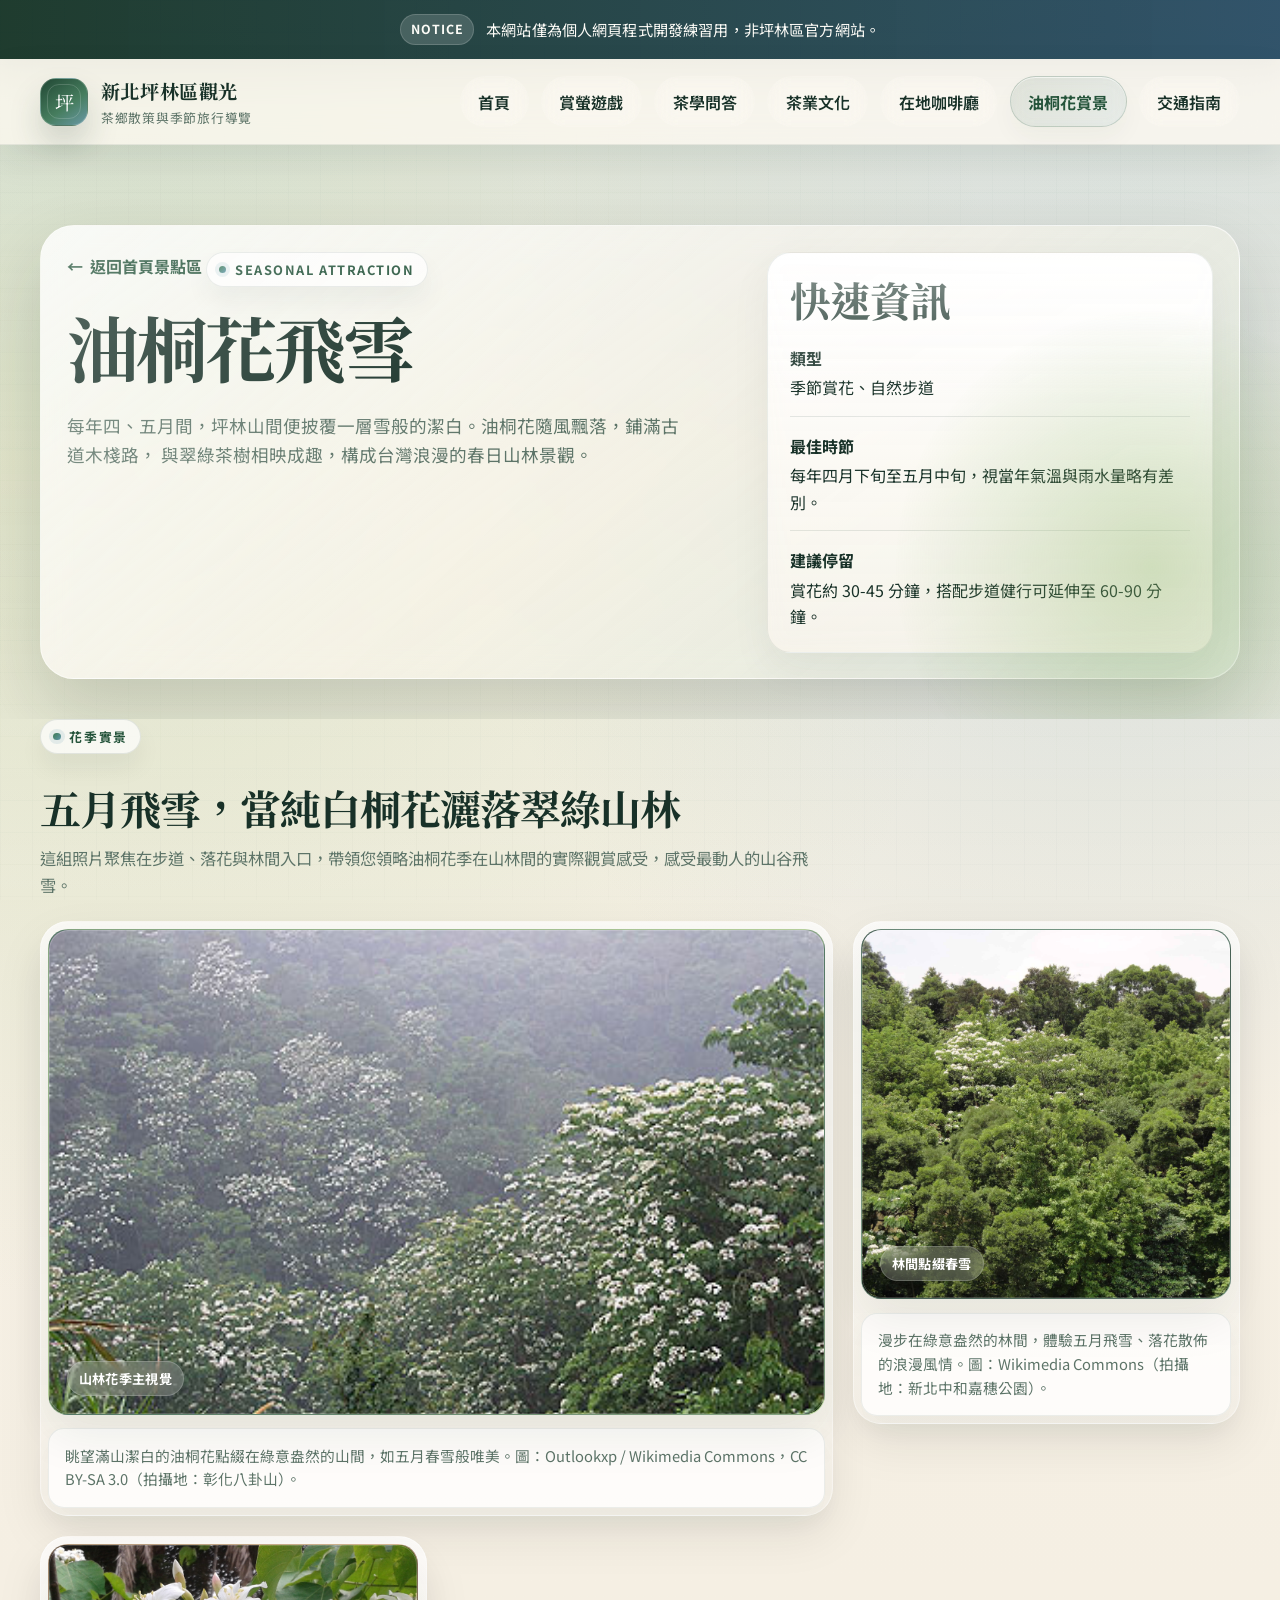
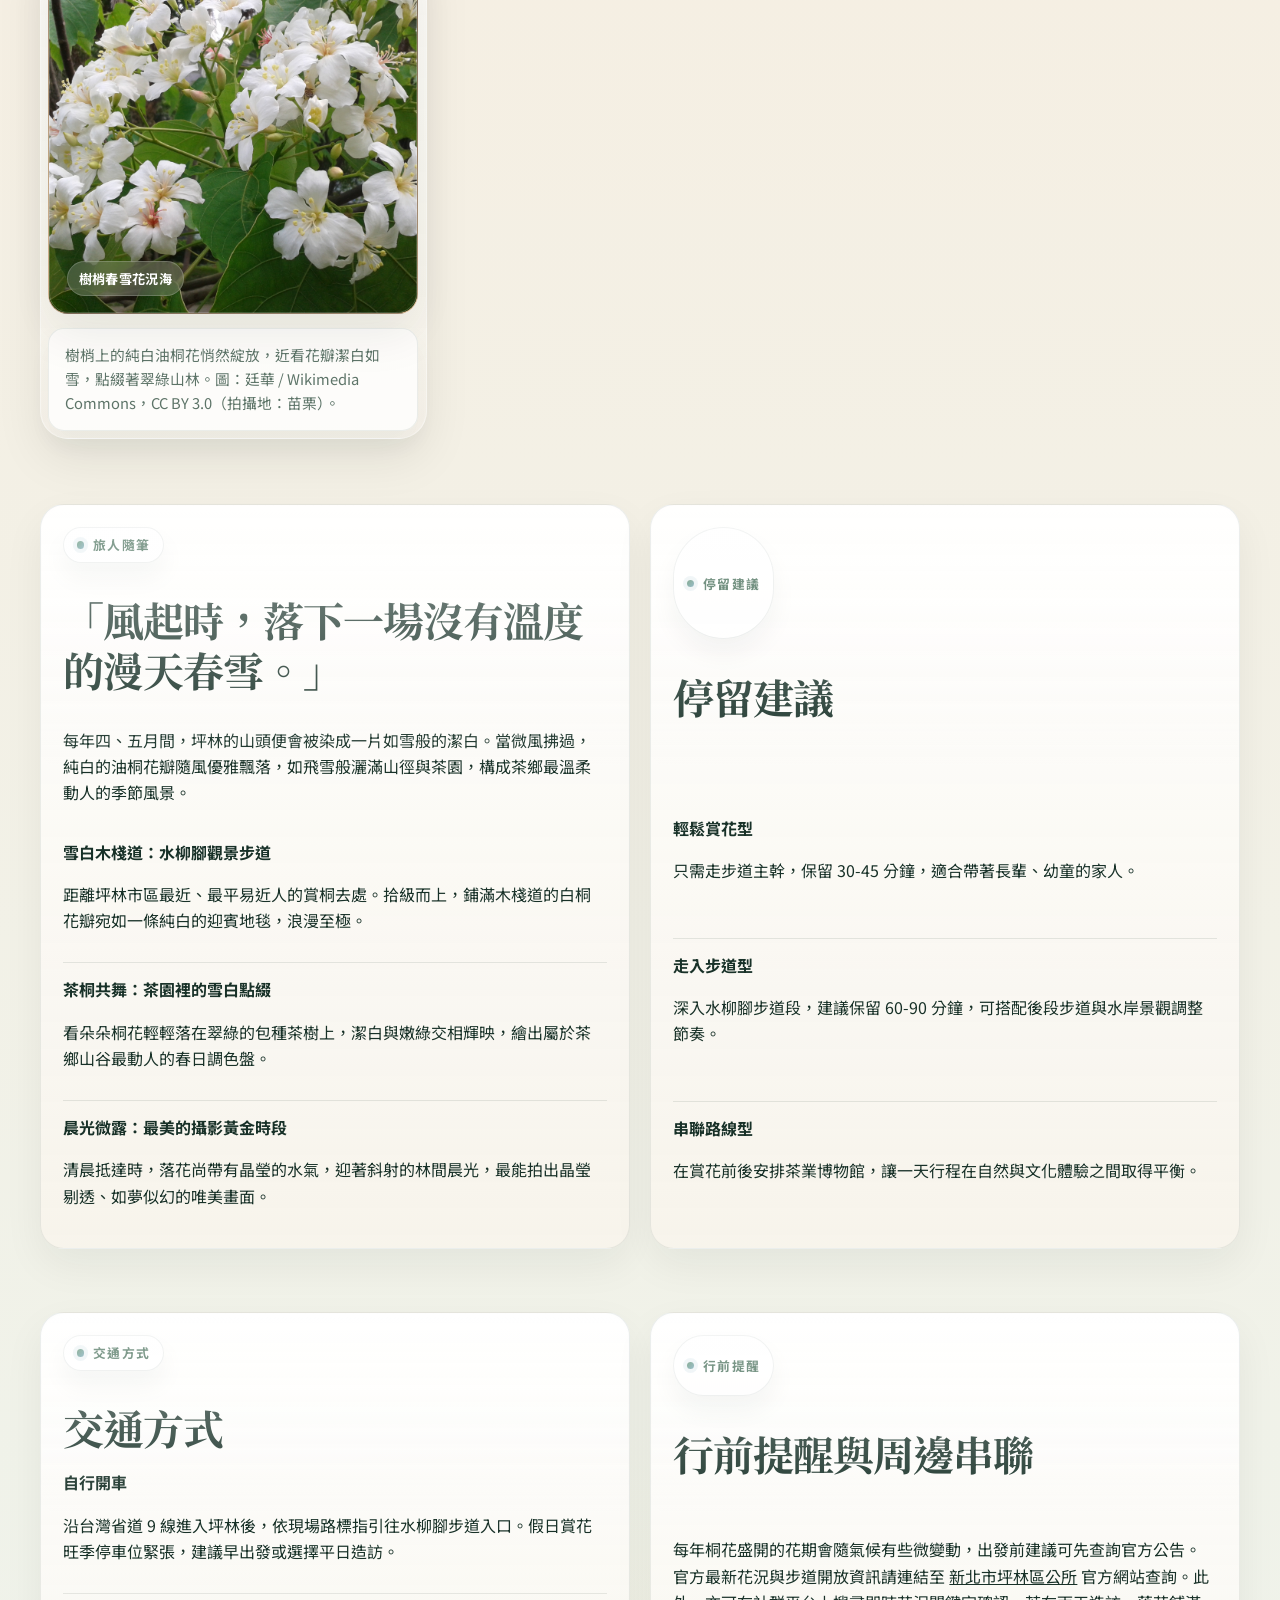
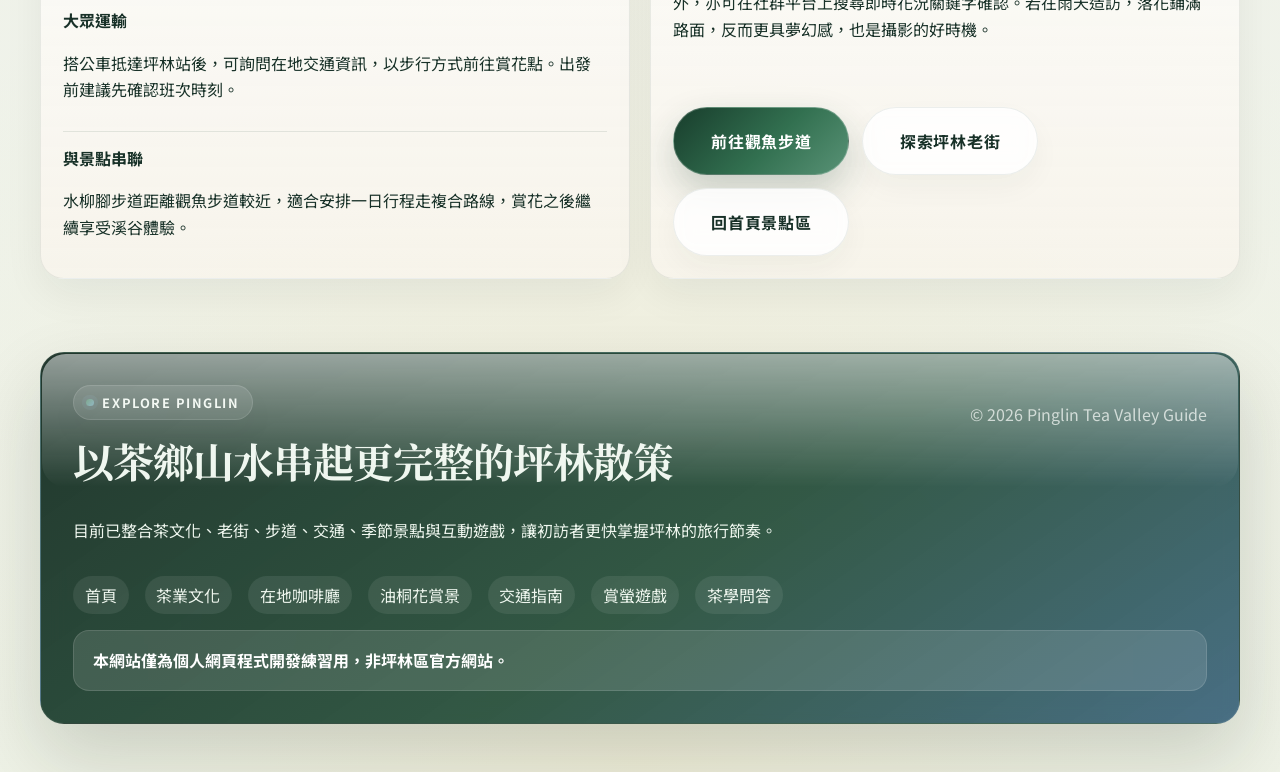
<file: tung-blossom.html>
<!DOCTYPE html>
<html lang="zh-Hant">
<head>
    <meta charset="UTF-8">
    <meta name="viewport" content="width=device-width, initial-scale=1.0">
    <meta name="description" content="介紹坪林油桐花飛雪的賞景點、最佳時機、步道路線與周邊串聯建議。">
    <meta name="referrer" content="no-referrer-when-downgrade">
    <meta name="theme-color" content="#24533a">
    <!-- Google Tag Manager -->
    <script>(function(w,d,s,l,i){w[l]=w[l]||[];w[l].push({'gtm.start':
    new Date().getTime(),event:'gtm.js'});var f=d.getElementsByTagName(s)[0],
    j=d.createElement(s),dl=l!='dataLayer'?'&l='+l:'';j.async=true;j.src=
    'https://www.googletagmanager.com/gtm.js?id='+i+dl;f.parentNode.insertBefore(j,f);
    })(window,document,'script','dataLayer','GTM-N8HZKZVH');</script>
    <!-- End Google Tag Manager -->
    <title>油桐花飛雪 | 新北坪林區觀光</title>
    <link rel="icon" href="data:image/svg+xml,%3Csvg xmlns='http://www.w3.org/2000/svg' viewBox='0 0 64 64'%3E%3Cdefs%3E%3CradialGradient id='g' cx='50%25' cy='38%25' r='60%25'%3E%3Cstop offset='0%25' stop-color='%23f7d58d'/%3E%3Cstop offset='55%25' stop-color='%2391b86d'/%3E%3Cstop offset='100%25' stop-color='%2324533a'/%3E%3C/radialGradient%3E%3C/defs%3E%3Crect width='64' height='64' rx='18' fill='%23131f19'/%3E%3Ccircle cx='32' cy='28' r='14' fill='url(%23g)'/%3E%3Cpath d='M20 46c8-5 16-5 24 0' stroke='%235f97aa' stroke-width='4' stroke-linecap='round' fill='none'/%3E%3C/svg%3E">
    <link rel="stylesheet" href="./assets/css/style.css">
    <script defer src="./assets/js/site.js"></script>
</head>
<body data-page="tung-blossom">
    <!-- Google Tag Manager (noscript) -->
    <noscript><iframe src="https://www.googletagmanager.com/ns.html?id=GTM-N8HZKZVH"
    height="0" width="0" style="display:none;visibility:hidden"></iframe></noscript>
    <!-- End Google Tag Manager (noscript) -->
    <a class="skip-link" href="#main-content">跳到主要內容</a>

    <div class="site-shell">
        <div class="notice-banner" data-disclaimer-banner>
            <div class="notice-banner__inner">
                <span class="notice-banner__pill">Notice</span>
                <span>本網站僅為個人網頁程式開發練習用，非坪林區官方網站。</span>
            </div>
        </div>

        <header class="site-header">
            <div class="container site-header__inner" data-site-header></div>
        </header>

        <main id="main-content">
            <section class="page-hero page-hero--detail">
                <div class="container page-hero__grid">
                    <div>
                        <a class="back-link" href="./index.html#attractions">返回首頁景點區</a>
                        <p class="hero__eyebrow">Seasonal Attraction</p>
                        <h1>油桐花飛雪</h1>
                        <p class="page-hero__lead">
                            每年四、五月間，坪林山間便披覆一層雪般的潔白。油桐花隨風飄落，鋪滿古道木棧路，
                            與翠綠茶樹相映成趣，構成台灣浪漫的春日山林景觀。
                        </p>
                    </div>

                    <div class="page-hero__rule-card">
                        <h2>快速資訊</h2>
                        <ul class="hero-card__list">
                            <li>
                                <strong>類型</strong>
                                <span>季節賞花、自然步道</span>
                            </li>
                            <li>
                                <strong>最佳時節</strong>
                                <span>每年四月下旬至五月中旬，視當年氣溫與雨水量略有差別。</span>
                            </li>
                            <li>
                                <strong>建議停留</strong>
                                <span>賞花約 30-45 分鐘，搭配步道健行可延伸至 60-90 分鐘。</span>
                            </li>
                        </ul>
                    </div>
                </div>
            </section>

            <section class="section photo-showcase">
                <div class="container">
                    <div class="section-heading photo-showcase__heading">
                        <p class="section-label">花季實景</p>
                        <h2>五月飛雪，當純白桐花灑落翠綠山林</h2>
                        <p>
                            這組照片聚焦在步道、落花與林間入口，帶領您領略油桐花季在山林間的實際觀賞感受，感受最動人的山谷飛雪。
                        </p>
                    </div>

                    <div class="photo-gallery">
                        <figure class="photo-frame photo-frame--featured">
                            <div class="photo-placeholder photo-placeholder--tea">
                                <img class="photo-image" src="./assets/images/photos/tung_blossom_mountain.jpg" alt="滿山盛開的白色油桐花實拍照片" loading="lazy">
                                <span class="photo-placeholder__label">山林花季主視覺</span>
                            </div>
                            <figcaption class="photo-caption">眺望滿山潔白的油桐花點綴在綠意盎然的山間，如五月春雪般唯美。圖：Outlookxp / Wikimedia Commons，CC BY-SA 3.0（拍攝地：彰化八卦山）。</figcaption>
                        </figure>

                        <figure class="photo-frame">
                            <div class="photo-placeholder photo-placeholder--forest">
                                <img class="photo-image" src="./assets/images/photos/tung_blossom_park.jpg" alt="公園林間油桐花實拍照片" loading="lazy">
                                <span class="photo-placeholder__label">林間點綴春雪</span>
                            </div>
                            <figcaption class="photo-caption">漫步在綠意盎然的林間，體驗五月飛雪、落花散佈的浪漫風情。圖：Wikimedia Commons（拍攝地：新北中和嘉穗公園）。</figcaption>
                        </figure>

                        <figure class="photo-frame">
                            <div class="photo-placeholder photo-placeholder--street">
                                <img class="photo-image" src="./assets/images/photos/tung_blossom_closeup.jpg" alt="油桐花特寫與背景翠綠樹葉實拍照片" loading="lazy">
                                <span class="photo-placeholder__label">樹梢春雪花況海</span>
                            </div>
                            <figcaption class="photo-caption">樹梢上的純白油桐花悄然綻放，近看花瓣潔白如雪，點綴著翠綠山林。圖：廷華 / Wikimedia Commons，CC BY 3.0（拍攝地：苗栗）。</figcaption>
                        </figure>
                    </div>
                </div>
            </section>

            <section class="section">
                <div class="container content-grid">
                    <article class="content-card">
                        <p class="section-label">旅人隨筆</p>
                        <h2>「風起時，落下一場沒有溫度的漫天春雪。」</h2>
                        <p>
                            每年四、五月間，坪林的山頭便會被染成一片如雪般的潔白。當微風拂過，純白的油桐花瓣隨風優雅飄落，如飛雪般灑滿山徑與茶園，構成茶鄉最溫柔動人的季節風景。
                        </p>
                        <ul class="content-list">
                            <li>
                                <strong>雪白木棧道：水柳腳觀景步道</strong>
                                <p>距離坪林市區最近、最平易近人的賞桐去處。拾級而上，鋪滿木棧道的白桐花瓣宛如一條純白的迎賓地毯，浪漫至極。</p>
                            </li>
                            <li>
                                <strong>茶桐共舞：茶園裡的雪白點綴</strong>
                                <p>看朵朵桐花輕輕落在翠綠的包種茶樹上，潔白與嫩綠交相輝映，繪出屬於茶鄉山谷最動人的春日調色盤。</p>
                            </li>
                            <li>
                                <strong>晨光微露：最美的攝影黃金時段</strong>
                                <p>清晨抵達時，落花尚帶有晶瑩的水氣，迎著斜射的林間晨光，最能拍出晶瑩剔透、如夢似幻的唯美畫面。</p>
                            </li>
                        </ul>
                    </article>

                    <article class="content-card">
                        <p class="section-label">停留建議</p>
                        <h2>停留建議</h2>
                        <ul class="content-list">
                            <li>
                                <strong>輕鬆賞花型</strong>
                                <p>只需走步道主幹，保留 30-45 分鐘，適合帶著長輩、幼童的家人。</p>
                            </li>
                            <li>
                                <strong>走入步道型</strong>
                                <p>深入水柳腳步道段，建議保留 60-90 分鐘，可搭配後段步道與水岸景觀調整節奏。</p>
                            </li>
                            <li>
                                <strong>串聯路線型</strong>
                                <p>在賞花前後安排茶業博物館，讓一天行程在自然與文化體驗之間取得平衡。</p>
                            </li>
                        </ul>
                    </article>
                </div>
            </section>

            <section class="section section--light">
                <div class="container content-grid">
                    <article class="content-card">
                        <p class="section-label">交通方式</p>
                        <h2>交通方式</h2>
                        <ul class="content-list">
                            <li>
                                <strong>自行開車</strong>
                                <p>沿台灣省道 9 線進入坪林後，依現場路標指引往水柳腳步道入口。假日賞花旺季停車位緊張，建議早出發或選擇平日造訪。</p>
                            </li>
                            <li>
                                <strong>大眾運輸</strong>
                                <p>搭公車抵達坪林站後，可詢問在地交通資訊，以步行方式前往賞花點。出發前建議先確認班次時刻。</p>
                            </li>
                            <li>
                                <strong>與景點串聯</strong>
                                <p>水柳腳步道距離觀魚步道較近，適合安排一日行程走複合路線，賞花之後繼續享受溪谷體驗。</p>
                            </li>
                        </ul>
                    </article>

                    <article class="content-card">
                        <p class="section-label">行前提醒</p>
                        <h2>行前提醒與周邊串聯</h2>
                        <p>
                            每年桐花盛開的花期會隨氣候有些微變動，出發前建議可先查詢官方公告。官方最新花況與步道開放資訊請連結至 <a href="https://www.pinglin.ntpc.gov.tw/" target="_blank" rel="noopener noreferrer">新北市坪林區公所</a> 官方網站查詢。此外，亦可在社群平台上搜尋即時花況關鍵字確認。若在雨天造訪，落花鋪滿路面，反而更具夢幻感，也是攝影的好時機。
                        </p>
                        <div class="content-actions">
                            <a class="button button--primary" href="./fish-viewing-trail.html">前往觀魚步道</a>
                            <a class="button button--secondary" href="./old-street.html">探索坪林老街</a>
                            <a class="button button--secondary" href="./index.html#attractions">回首頁景點區</a>
                        </div>
                    </article>
                </div>
            </section>
        </main>

        <footer class="site-footer" data-site-footer>
            <div class="footer-card">
                <div class="footer-card__disclaimer">本網站僅為個人網頁程式開發練習用，非坪林區官方網站。</div>
            </div>
        </footer>
    </div>

    <noscript>
        <div class="noscript-note">此網站需要共用覽覽腳本，請啟用 JavaScript 以獲得完整體驗。</div>
    </noscript>
</body>
</html>
</file>
<file: assets/css/style.css>
@import url("https://fonts.googleapis.com/css2?family=Noto+Sans+TC:wght@400;500;700;900&family=Noto+Serif+TC:wght@600;700;900&display=swap");

/* 全站設計變數：集中管理色彩、字體、尺寸與陰影。 */
:root {
    --color-ink-deep: #10231d;
    --color-ink: #183128;
    --color-ink-soft: #395548;
    --color-tea-deep: #24533a;
    --color-tea: #3d7a53;
    --color-river: #5f97aa;
    --color-river-soft: #cce4ec;
    --color-leaf: #91b86d;
    --color-sand: #f3ede1;
    --color-paper: #fbf8f1;
    --color-warm: #f7d58d;
    --color-surface: rgba(255, 251, 245, 0.68);
    --color-surface-strong: rgba(255, 255, 255, 0.88);
    --color-forest: #2f6748;
    --color-text-muted: #5d7468;
    --color-border: rgba(24, 49, 40, 0.08);
    --shadow-soft: 0 16px 40px rgba(16, 36, 28, 0.06);
    --shadow-card: 0 20px 48px rgba(18, 39, 31, 0.08);
    --shadow-lift: 0 32px 72px rgba(14, 33, 25, 0.16);
    --radius-large: 24px;
    --radius-medium: 16px;
    --radius-small: 10px;
    --container-width: min(1200px, calc(100vw - 2.5rem));
    --font-heading: "Noto Serif TC", "PMingLiU", "Times New Roman", serif;
    --font-body: "Noto Sans TC", "Microsoft JhengHei", sans-serif;
    --transition-base: 220ms ease;
    --transition-smooth: 380ms cubic-bezier(0.23, 1, 0.32, 1);
}

* {
    box-sizing: border-box;
}

html {
    scroll-behavior: smooth;
}

body {
    margin: 0;
    font-family: var(--font-body);
    color: var(--color-ink);
    background:
        radial-gradient(circle at 8% 10%, rgba(145, 184, 109, 0.28), transparent 24%),
        radial-gradient(circle at 88% 12%, rgba(95, 151, 170, 0.22), transparent 18%),
        radial-gradient(circle at 50% 100%, rgba(247, 213, 141, 0.22), transparent 24%),
        linear-gradient(180deg, #f8f2e7 0%, #f5efe3 40%, #edf4ed 100%);
    line-height: 1.65;
}

body::before {
    content: "";
    position: fixed;
    inset: 0;
    background-image:
        linear-gradient(rgba(255, 255, 255, 0.24), rgba(255, 255, 255, 0.08)),
        linear-gradient(rgba(36, 83, 58, 0.028) 1px, transparent 1px),
        linear-gradient(90deg, rgba(36, 83, 58, 0.028) 1px, transparent 1px);
    background-size: auto, 32px 32px, 32px 32px;
    pointer-events: none;
    opacity: 0.62;
    z-index: -1;
}

img {
    max-width: 100%;
    display: block;
}

a {
    color: inherit;
}

button,
input,
textarea,
select {
    font: inherit;
}

button {
    cursor: pointer;
}

:focus-visible {
    outline: 3px solid rgba(95, 151, 170, 0.65);
    outline-offset: 3px;
}

/* 無障礙捷徑：讓鍵盤使用者能直接跳到主要內容。 */
.skip-link {
    position: absolute;
    left: 1rem;
    top: -4rem;
    z-index: 20;
    padding: 0.8rem 1rem;
    background: var(--color-ink);
    color: #fff;
    border-radius: var(--radius-small);
    transition: top var(--transition-base);
}

.skip-link:focus {
    top: 1rem;
}

.site-shell {
    min-height: 100vh;
}

.container {
    width: var(--container-width);
    margin: 0 auto;
}

/* 免責聲明橫幅：固定用高對比色強調網站屬性。 */
.notice-banner {
    padding: 0.9rem 1rem;
    background: linear-gradient(90deg, rgba(22, 52, 39, 0.96), rgba(37, 74, 98, 0.94));
    color: #fdfcf7;
    font-size: 0.95rem;
    letter-spacing: 0.01em;
    box-shadow: 0 12px 28px rgba(16, 33, 27, 0.16);
}

.notice-banner__inner {
    width: var(--container-width);
    margin: 0 auto;
    display: flex;
    gap: 0.75rem;
    align-items: center;
    justify-content: center;
    text-align: center;
}

.notice-banner__pill {
    display: inline-flex;
    align-items: center;
    justify-content: center;
    padding: 0.25rem 0.6rem;
    border-radius: 999px;
    background: rgba(255, 255, 255, 0.16);
    border: 1px solid rgba(255, 255, 255, 0.16);
    font-size: 0.78rem;
    font-weight: 700;
    text-transform: uppercase;
    letter-spacing: 0.08em;
}

/* 黏性導覽列：提供多頁式網站穩定的移動體驗。 */
.site-header {
    position: sticky;
    top: 0;
    z-index: 12;
    backdrop-filter: blur(18px);
    background: rgba(251, 248, 241, 0.7);
    border-bottom: 1px solid rgba(24, 49, 40, 0.08);
    box-shadow: 0 14px 34px rgba(19, 39, 31, 0.08);
    transition: background var(--transition-base), border-color var(--transition-base), box-shadow var(--transition-base);
}

.site-header.is-scrolled {
    background: rgba(251, 248, 241, 0.84);
    border-bottom-color: rgba(24, 49, 40, 0.12);
    box-shadow: 0 18px 42px rgba(18, 39, 31, 0.1);
}

.site-header__inner {
    display: flex;
    align-items: center;
    justify-content: space-between;
    gap: 1rem;
    padding: 1rem 0;
}

.brand {
    display: inline-flex;
    align-items: center;
    gap: 0.8rem;
    text-decoration: none;
}

.brand__mark {
    position: relative;
    width: 3rem;
    height: 3rem;
    border-radius: 1rem;
    display: grid;
    place-items: center;
    background: linear-gradient(145deg, #214734, #467d5e 58%, #6a99a6);
    color: #fff;
    font-family: var(--font-heading);
    font-size: 1.2rem;
    box-shadow: 0 18px 32px rgba(24, 49, 40, 0.18);
    border: 1px solid rgba(255, 255, 255, 0.18);
    overflow: hidden;
}

.brand__mark::after {
    content: "";
    position: absolute;
    inset: 0.35rem;
    border-radius: 0.75rem;
    border: 1px solid rgba(255, 255, 255, 0.16);
}

.brand__name {
    font-family: var(--font-heading);
    font-size: 1.2rem;
    font-weight: 700;
    letter-spacing: 0.03em;
}

.brand__sub {
    display: block;
    color: var(--color-text-muted);
    font-size: 0.8rem;
    letter-spacing: 0.06em;
}

.site-nav {
    display: flex;
    align-items: center;
    gap: 1rem;
}

.nav-toggle {
    display: none;
    align-items: center;
    justify-content: center;
    width: 3rem;
    height: 3rem;
    border: 1px solid rgba(24, 49, 40, 0.12);
    border-radius: 999px;
    background: rgba(255, 255, 255, 0.68);
}

.nav-list {
    display: flex;
    align-items: center;
    gap: 0.75rem;
    list-style: none;
    padding: 0;
    margin: 0;
}

.nav-link,
.nav-pill {
    display: inline-flex;
    align-items: center;
    gap: 0.4rem;
    padding: 0.72rem 1.1rem;
    border-radius: 999px;
    text-decoration: none;
    color: var(--color-ink);
    border: 1px solid transparent;
    font-weight: 600;
    backdrop-filter: blur(10px);
    transition: all var(--transition-smooth);
}

.nav-link:hover,
.nav-pill:hover {
    background: rgba(255, 255, 255, 0.92);
    border-color: rgba(36, 83, 58, 0.16);
    box-shadow: 0 12px 24px rgba(18, 39, 31, 0.06);
    transform: translateY(-2px);
}

.nav-link.is-active {
    background: linear-gradient(135deg, rgba(36, 83, 58, 0.12), rgba(95, 151, 170, 0.12));
    border-color: rgba(36, 83, 58, 0.18);
    color: var(--color-tea-deep);
    font-weight: 700;
    box-shadow: inset 0 1px 0 rgba(255, 255, 255, 0.6), 0 12px 24px rgba(18, 39, 31, 0.04);
}

.nav-pill {
    border: 1px dashed rgba(24, 49, 40, 0.18);
    color: var(--color-ink-soft);
}

.nav-pill__status {
    font-size: 0.72rem;
    padding: 0.1rem 0.45rem;
    border-radius: 999px;
    background: rgba(95, 151, 170, 0.12);
    color: var(--color-river);
}

/* 首頁與內頁共用的大型視覺區塊設定。 */
.hero,
.page-hero {
    position: relative;
    overflow: clip;
}

.hero {
    --hero-glow: rgba(145, 184, 109, 0.38);
    --hero-panel: linear-gradient(145deg, rgba(255, 255, 255, 0.76), rgba(255, 249, 242, 0.58) 52%, rgba(232, 242, 236, 0.46));
    --hero-overlay: linear-gradient(135deg, rgba(255, 255, 255, 0.28), transparent 42%, rgba(145, 184, 109, 0.08));
    padding: 6.2rem 0 4rem;
}

.hero::after,
.page-hero::after {
    content: "";
    position: absolute;
    inset: auto -10% -18% auto;
    width: 40vw;
    height: 40vw;
    border-radius: 50%;
    background: radial-gradient(circle, var(--hero-glow, rgba(145, 184, 109, 0.38)), transparent 72%);
    transition: background 420ms ease;
    pointer-events: none;
}

.hero__grid,
.page-hero__grid {
    position: relative;
    display: grid;
    grid-template-columns: minmax(0, 1.2fr) minmax(280px, 0.8fr);
    gap: 2rem;
    align-items: start;
    padding: clamp(1.35rem, 2vw, 1.8rem);
    border-radius: calc(var(--radius-large) + 10px);
    background: var(--hero-panel, linear-gradient(145deg, rgba(255, 255, 255, 0.76), rgba(255, 249, 242, 0.58) 52%, rgba(232, 242, 236, 0.46)));
    border: 1px solid rgba(255, 255, 255, 0.54);
    box-shadow: var(--shadow-lift);
    backdrop-filter: blur(14px);
    transition: background 420ms ease, box-shadow var(--transition-base), border-color var(--transition-base);
}

.hero__grid::before,
.page-hero__grid::before {
    content: "";
    position: absolute;
    inset: 0;
    border-radius: inherit;
    background: var(--hero-overlay, linear-gradient(135deg, rgba(255, 255, 255, 0.28), transparent 42%, rgba(145, 184, 109, 0.08)));
    transition: background 420ms ease;
    pointer-events: none;
}

.hero[data-season="summer"] {
    --hero-glow: rgba(95, 151, 170, 0.44);
    --hero-panel: linear-gradient(145deg, rgba(247, 252, 255, 0.78), rgba(236, 245, 250, 0.6) 52%, rgba(231, 245, 240, 0.46));
    --hero-overlay: linear-gradient(135deg, rgba(255, 255, 255, 0.3), transparent 42%, rgba(95, 151, 170, 0.12));
}

.hero[data-season="firefly"] {
    --hero-glow: rgba(247, 213, 141, 0.5);
    --hero-panel: linear-gradient(145deg, rgba(251, 248, 238, 0.8), rgba(241, 236, 223, 0.62) 50%, rgba(224, 239, 224, 0.44));
    --hero-overlay: linear-gradient(135deg, rgba(255, 255, 255, 0.26), transparent 42%, rgba(247, 213, 141, 0.14));
}

.hero__content,
.hero-card,
.page-hero__rule-card {
    position: relative;
    z-index: 1;
}

.hero__eyebrow,
.section-label {
    display: inline-flex;
    align-items: center;
    gap: 0.55rem;
    width: fit-content;
    margin: 0 0 1rem;
    padding: 0.38rem 0.78rem;
    border-radius: 999px;
    background: rgba(255, 255, 255, 0.7);
    border: 1px solid rgba(24, 49, 40, 0.1);
    box-shadow: 0 14px 24px rgba(18, 39, 31, 0.06);
    color: var(--color-tea-deep);
    letter-spacing: 0.12em;
    text-transform: uppercase;
    font-size: 0.8rem;
    font-weight: 700;
}

.hero__eyebrow::before,
.section-label::before {
    content: "";
    width: 0.45rem;
    height: 0.45rem;
    border-radius: 50%;
    background: linear-gradient(135deg, var(--color-tea), var(--color-river));
    box-shadow: 0 0 0 4px rgba(95, 151, 170, 0.14);
}

h1,
h2,
h3 {
    margin: 0;
    font-family: var(--font-heading);
    line-height: 1.2;
}

h1 {
    font-size: clamp(3rem, 5.6vw, 5.4rem);
    max-width: 10ch;
    letter-spacing: -0.04em;
}

h2 {
    font-size: clamp(1.95rem, 3.2vw, 2.8rem);
    letter-spacing: -0.025em;
}

h3 {
    font-size: 1.4rem;
}

.hero__lead,
.page-hero__lead {
    margin: 1.4rem 0 0;
    max-width: 62ch;
    font-size: 1.1rem;
    color: var(--color-text-muted);
}

.hero__actions {
    display: flex;
    flex-wrap: wrap;
    gap: 0.9rem;
    margin-top: 2rem;
}

.season-switch {
    margin-top: 1.35rem;
    padding: 0.9rem 1rem;
    border-radius: var(--radius-medium);
    background: rgba(255, 255, 255, 0.68);
    border: 1px solid rgba(24, 49, 40, 0.1);
    box-shadow: 0 12px 24px rgba(18, 39, 31, 0.06);
}

.season-switch__label {
    margin: 0;
    font-size: 0.8rem;
    font-weight: 700;
    letter-spacing: 0.08em;
    text-transform: uppercase;
    color: var(--color-tea-deep);
}

.season-switch__buttons {
    margin-top: 0.65rem;
    display: flex;
    flex-wrap: wrap;
    gap: 0.5rem;
}

.season-chip {
    appearance: none;
    border: 1px solid rgba(24, 49, 40, 0.12);
    border-radius: 999px;
    background: rgba(255, 255, 255, 0.78);
    color: var(--color-ink);
    font-size: 0.85rem;
    font-weight: 700;
    padding: 0.4rem 0.85rem;
    transition: transform var(--transition-base), box-shadow var(--transition-base), background var(--transition-base), border-color var(--transition-base), color var(--transition-base);
}

.season-chip:hover {
    transform: translateY(-1px);
    border-color: rgba(36, 83, 58, 0.22);
    box-shadow: 0 10px 16px rgba(18, 39, 31, 0.08);
}

.season-chip.is-active {
    background: linear-gradient(135deg, rgba(36, 83, 58, 0.18), rgba(95, 151, 170, 0.16));
    border-color: rgba(36, 83, 58, 0.18);
    color: var(--color-tea-deep);
}

.season-switch__note {
    margin: 0.75rem 0 0;
    color: var(--color-ink-soft);
    font-size: 0.9rem;
}

/* 按鈕元件：首頁 CTA 與遊戲控制都共用這套樣式。 */
.button {
    position: relative;
    overflow: hidden;
    display: inline-flex;
    align-items: center;
    justify-content: center;
    min-width: 11rem;
    min-height: 3.2rem;
    padding: 0.85rem 1.4rem;
    border-radius: 999px;
    border: 1px solid transparent;
    text-decoration: none;
    font-weight: 700;
    letter-spacing: 0.05em;
    transition: transform var(--transition-smooth), box-shadow var(--transition-smooth), background var(--transition-smooth), border-color var(--transition-smooth);
}

.button::after {
    content: "";
    position: absolute;
    top: 0;
    bottom: 0;
    left: -35%;
    width: 30%;
    background: linear-gradient(90deg, transparent, rgba(255, 255, 255, 0.45), transparent);
    transform: skewX(-25deg);
    transition: transform 650ms cubic-bezier(0.23, 1, 0.32, 1);
}

.button:hover {
    transform: translateY(-4px);
}

.button:hover::after {
    transform: translateX(450%) skewX(-25deg);
}

.button:disabled {
    cursor: not-allowed;
    opacity: 0.55;
    transform: none;
    box-shadow: none;
}

.button--primary {
    background: linear-gradient(135deg, #183d2c, #327050 55%, #599276);
    border-color: rgba(255, 255, 255, 0.24);
    color: #fff;
    box-shadow: 0 16px 36px rgba(24, 61, 44, 0.22);
}

.button--primary:hover {
    box-shadow: 0 24px 48px rgba(24, 61, 44, 0.32);
}

.button--secondary {
    border-color: rgba(24, 49, 40, 0.08);
    background: rgba(255, 255, 255, 0.84);
    color: var(--color-ink);
    box-shadow: 0 12px 28px rgba(18, 39, 31, 0.04);
    backdrop-filter: blur(10px);
}

.button--secondary:hover {
    background: rgba(255, 255, 255, 0.94);
    border-color: rgba(36, 83, 58, 0.2);
    box-shadow: 0 18px 36px rgba(18, 39, 31, 0.08);
}

/* 卡片系統：讓不同內容區塊保有一致的結構與層次。 */
.hero-card,
.page-hero__rule-card,
.feature-card,
.story-panel__card,
.guide-card,
.route-step,
.content-card,
.attraction-card,
.game-panel,
.game-stage-card,
.footer-card {
    position: relative;
    overflow: hidden;
    border: 1px solid var(--color-border);
    border-radius: var(--radius-large);
    background: linear-gradient(180deg, rgba(255, 255, 255, 0.93), rgba(248, 244, 236, 0.82));
    backdrop-filter: blur(10px);
    box-shadow: var(--shadow-soft);
}

.hero-card::before,
.page-hero__rule-card::before,
.feature-card::before,
.story-panel__card::before,
.guide-card::before,
.route-step::before,
.content-card::before,
.attraction-card::before,
.game-panel::before,
.game-stage-card::before,
.footer-card::before,
.cafe-card::before {
    content: "";
    position: absolute;
    inset: 1px 1px auto 1px;
    height: 36%;
    border-radius: inherit;
    background: linear-gradient(180deg, rgba(255, 255, 255, 0.52), rgba(255, 255, 255, 0));
    pointer-events: none;
}

.hero-card,
.page-hero__rule-card,
.content-card,
.game-panel,
.game-stage-card {
    padding: 1.4rem;
}

.hero-card__list {
    list-style: none;
    padding: 0;
    margin: 1.25rem 0 0;
    display: grid;
    gap: 1rem;
}

.hero-card__list li {
    display: grid;
    gap: 0.2rem;
    padding-bottom: 0.95rem;
    border-bottom: 1px solid rgba(24, 49, 40, 0.1);
}

.hero-card__list li:last-child {
    padding-bottom: 0;
    border-bottom: none;
}

.section {
    padding: 1.5rem 0 2.5rem;
}

.section--light {
    position: relative;
}

.section-heading {
    display: grid;
    gap: 0.8rem;
    max-width: 55rem;
    margin-bottom: 1.4rem;
}

.section-heading > p:last-child {
    margin: 0;
    color: var(--color-text-muted);
    font-size: 1.02rem;
}

.intro-strip {
    padding-top: 1rem;
}

.intro-strip__grid,
.cta-band__inner {
    display: grid;
    grid-template-columns: repeat(2, minmax(0, 1fr));
    gap: 1.5rem;
    align-items: center;
}

.intro-strip__grid {
    padding: 1.6rem 1.75rem;
    border-radius: calc(var(--radius-large) + 4px);
    background: linear-gradient(145deg, rgba(255, 255, 255, 0.8), rgba(245, 239, 227, 0.64));
    border: 1px solid rgba(24, 49, 40, 0.08);
    box-shadow: var(--shadow-card);
}

.photo-showcase {
    padding-top: 0;
}

.photo-showcase__heading {
    max-width: 48rem;
}

.photo-gallery {
    display: grid;
    grid-template-columns: repeat(3, minmax(0, 1fr));
    gap: 1.25rem;
    align-items: start;
}

.photo-frame {
    margin: 0;
    display: grid;
    grid-template-rows: auto auto;
    gap: 0.85rem;
    padding: 0.45rem;
    border-radius: calc(var(--radius-large) + 4px);
    background: linear-gradient(180deg, rgba(255, 255, 255, 0.74), rgba(248, 244, 236, 0.68));
    border: 1px solid rgba(255, 255, 255, 0.44);
    box-shadow: var(--shadow-card);
    transition: transform var(--transition-smooth), box-shadow var(--transition-smooth), border-color var(--transition-smooth);
}

.photo-frame--featured {
    grid-column: span 2;
}

.photo-frame:hover {
    transform: translateY(-8px);
    border-color: rgba(36, 83, 58, 0.24);
    box-shadow: 0 32px 64px rgba(18, 39, 31, 0.14);
}

.photo-placeholder {
    position: relative;
    aspect-ratio: 1 / 1;
    overflow: hidden;
    border-radius: calc(var(--radius-large) - 4px);
    border: 1px solid rgba(255, 255, 255, 0.18);
    display: flex;
    align-items: flex-end;
    padding: 1.1rem;
    box-shadow: var(--shadow-card);
}

.photo-frame--featured .photo-placeholder {
    aspect-ratio: 16 / 10;
}

.photo-image {
    position: absolute;
    inset: 0;
    width: 100%;
    height: 100%;
    object-fit: cover;
}

.photo-placeholder::before {
    content: "";
    position: absolute;
    inset: 0;
    background: linear-gradient(180deg, rgba(255, 255, 255, 0.02), rgba(10, 18, 15, 0.48));
}

.photo-placeholder::after {
    content: "";
    position: absolute;
    inset: 0;
    border-radius: inherit;
    border: 1px solid rgba(255, 255, 255, 0.18);
    pointer-events: none;
}

.photo-placeholder__label {
    position: relative;
    z-index: 1;
    display: inline-flex;
    align-items: center;
    justify-content: center;
    padding: 0.35rem 0.7rem;
    border-radius: 999px;
    background: rgba(255, 255, 255, 0.18);
    color: #fff;
    font-size: 0.82rem;
    font-weight: 700;
    letter-spacing: 0.02em;
    border: 1px solid rgba(255, 255, 255, 0.18);
    backdrop-filter: blur(10px);
}

.photo-placeholder--tea {
    background: linear-gradient(145deg, rgba(36, 83, 58, 0.95), rgba(145, 184, 109, 0.82));
}

.photo-placeholder--street {
    background: linear-gradient(145deg, rgba(82, 57, 34, 0.92), rgba(190, 143, 88, 0.78));
}

.photo-placeholder--river {
    background: linear-gradient(145deg, rgba(30, 63, 82, 0.95), rgba(95, 151, 170, 0.8));
}

.photo-placeholder--night {
    background: linear-gradient(145deg, rgba(16, 24, 34, 0.96), rgba(92, 120, 70, 0.74));
}

.photo-placeholder--museum {
    background: linear-gradient(145deg, rgba(59, 49, 32, 0.94), rgba(170, 135, 84, 0.76));
}

.photo-placeholder--craft {
    background: linear-gradient(145deg, rgba(60, 77, 42, 0.95), rgba(129, 162, 78, 0.78));
}

.photo-placeholder--forest {
    background: linear-gradient(145deg, rgba(20, 52, 38, 0.96), rgba(67, 116, 86, 0.82));
}

.photo-caption {
    margin: 0;
    padding: 0.9rem 1rem 1rem;
    color: var(--color-text-muted);
    font-size: 0.92rem;
    line-height: 1.6;
    background: rgba(255, 255, 255, 0.74);
    border: 1px solid rgba(24, 49, 40, 0.08);
    border-radius: var(--radius-medium);
    box-shadow: 0 14px 28px rgba(18, 39, 31, 0.06);
}

.content-grid {
    display: grid;
    grid-template-columns: repeat(2, minmax(0, 1fr));
    gap: 1.25rem;
}

.content-card {
    display: grid;
    gap: 1.05rem;
}

.content-list {
    list-style: none;
    padding: 0;
    margin: 0;
    display: grid;
    gap: 0.8rem;
}

.content-list li {
    padding-top: 0.8rem;
    border-top: 1px solid rgba(24, 49, 40, 0.1);
}

.content-list li:first-child {
    padding-top: 0;
    border-top: none;
}

.content-actions {
    display: flex;
    flex-wrap: wrap;
    gap: 0.8rem;
    margin-top: 0.4rem;
}

.back-link,
.detail-link {
    display: inline-flex;
    align-items: center;
    gap: 0.45rem;
    color: var(--color-tea-deep);
    font-weight: 700;
    text-decoration: none;
}

.back-link::before {
    content: "←";
}

.detail-link::after {
    content: "→";
}

.card-grid {
    display: grid;
    gap: 1.2rem;
}

.card-grid--highlights {
    grid-template-columns: repeat(3, minmax(0, 1fr));
}

.feature-card {
    padding: 1.45rem;
    display: grid;
    gap: 0.9rem;
    align-content: start;
}

.card-grid--seasonal {
    grid-template-columns: repeat(4, minmax(0, 1fr));
}

.card-photo {
    margin: 0;
    display: grid;
    gap: 0.55rem;
}

.card-photo__media {
    position: relative;
    aspect-ratio: 16 / 10;
    overflow: hidden;
    border-radius: var(--radius-medium);
    border: 1px solid rgba(24, 49, 40, 0.08);
    box-shadow: var(--shadow-card);
}

.card-photo__media::after {
    content: "";
    position: absolute;
    inset: 0;
    background: linear-gradient(180deg, rgba(255, 255, 255, 0.04), rgba(9, 20, 16, 0.46));
}

.card-photo__image {
    display: block;
    width: 100%;
    height: 100%;
    object-fit: cover;
}

.card-photo__label {
    position: absolute;
    left: 0.8rem;
    bottom: 0.8rem;
    z-index: 1;
    display: inline-flex;
    align-items: center;
    justify-content: center;
    padding: 0.34rem 0.72rem;
    border-radius: 999px;
    background: rgba(255, 255, 255, 0.18);
    color: #fff;
    border: 1px solid rgba(255, 255, 255, 0.18);
    font-size: 0.8rem;
    font-weight: 700;
    backdrop-filter: blur(10px);
}

.card-photo__caption {
    margin: 0;
    color: var(--color-text-muted);
    font-size: 0.78rem;
    line-height: 1.45;
}

.feature-card,
.story-panel__card,
.guide-card,
.route-step,
.content-card,
.attraction-card,
.cafe-card {
    transition: transform var(--transition-smooth), box-shadow var(--transition-smooth), border-color var(--transition-smooth);
}

.feature-card:hover,
.story-panel__card:hover,
.guide-card:hover,
.route-step:hover,
.content-card:hover,
.attraction-card:hover,
.cafe-card:hover {
    transform: translateY(-8px);
    border-color: rgba(36, 83, 58, 0.24);
    box-shadow: 0 32px 64px rgba(18, 39, 31, 0.14);
}

.feature-card__index {
    margin: 0;
    font-family: var(--font-heading);
    color: var(--color-river);
    font-size: 1.8rem;
}

.feature-card h3,
.attraction-card h3 {
    margin: 0;
}

.feature-card p,
.attraction-card p {
    margin: 0;
}

/* 咖啡廳店家卡片 */
.cafe-grid {
    display: grid;
    grid-template-columns: repeat(auto-fill, minmax(20rem, 1fr));
    gap: 1.25rem;
    margin-top: 2rem;
}

.cafe-card {
    position: relative;
    overflow: hidden;
    background: linear-gradient(180deg, rgba(255, 255, 255, 0.94), rgba(248, 244, 236, 0.82));
    border-radius: var(--radius-large);
    border: 1.5px solid var(--color-border);
    padding: 1.5rem;
    display: flex;
    flex-direction: column;
    gap: 0.75rem;
    box-shadow: var(--shadow-soft);
}

.cafe-card__tag {
    display: inline-block;
    font-size: 0.72rem;
    font-weight: 700;
    letter-spacing: 0.06em;
    text-transform: uppercase;
    color: var(--color-forest);
    background: rgba(36, 83, 58, 0.1);
    border-radius: 99px;
    padding: 0.22em 0.8em;
}

.cafe-card h3 {
    font-size: 1.15rem;
    margin: 0;
}

.cafe-card__meta {
    display: grid;
    gap: 0.45rem;
    font-size: 0.82rem;
    color: var(--color-text-muted);
}

.cafe-card__meta span {
    display: block;
}

.cafe-card p {
    font-size: 0.9rem;
    margin: 0;
    flex: 1;
}

.cafe-card__guide {
    display: grid;
    grid-template-columns: repeat(2, minmax(0, 1fr));
    gap: 0.75rem;
}

.cafe-card__guide-item {
    padding: 0.85rem 0.95rem;
    border: 1px solid rgba(36, 83, 58, 0.12);
    border-radius: var(--radius-medium);
    background: rgba(255, 255, 255, 0.62);
}

.cafe-card__guide-item strong {
    display: block;
    margin-bottom: 0.3rem;
    font-size: 0.74rem;
    letter-spacing: 0.05em;
    text-transform: uppercase;
    color: var(--color-text-muted);
}

.cafe-card__guide-item span {
    display: block;
    font-size: 0.86rem;
    color: var(--color-ink);
    line-height: 1.5;
}

.cafe-card__notice {
    font-size: 0.78rem;
    color: var(--color-text-muted);
    border-top: 1px solid var(--color-border);
    padding-top: 0.65rem;
    margin-top: auto;
}

.story-panel__grid {
    display: grid;
    grid-template-columns: repeat(2, minmax(0, 1fr));
    gap: 1.25rem;
}

.story-panel__card {
    position: relative;
    overflow: hidden;
    padding: 2rem;
    min-height: 18rem;
}

.story-panel__card::after {
    content: "";
    position: absolute;
    inset: auto -20% -24% auto;
    width: 16rem;
    height: 16rem;
    border-radius: 50%;
    opacity: 0.56;
}

.story-panel__card--tea::after {
    background: radial-gradient(circle, rgba(145, 184, 109, 0.44), transparent 68%);
}

.story-panel__card--river::after {
    background: radial-gradient(circle, rgba(95, 151, 170, 0.42), transparent 68%);
}

.explorer-guide {
    padding-top: 0;
}

.explorer-guide__grid {
    display: grid;
    grid-template-columns: minmax(0, 1.1fr) minmax(280px, 0.9fr);
    gap: 1.5rem;
    align-items: start;
}

.explorer-guide__grid .section-heading {
    margin-bottom: 0;
}

.guide-card {
    padding: 1.6rem;
}

.guide-card__lead {
    margin: 0 0 1rem;
    color: var(--color-ink-soft);
}

.guide-card__list {
    list-style: none;
    padding: 0;
    margin: 0;
    display: grid;
    gap: 0.9rem;
}

.guide-card__list li {
    display: grid;
    gap: 0.25rem;
    padding-top: 0.9rem;
    border-top: 1px solid rgba(24, 49, 40, 0.1);
}

.guide-card__list li:first-child {
    padding-top: 0;
    border-top: none;
}

.route-grid {
    display: grid;
    grid-template-columns: repeat(4, minmax(0, 1fr));
    gap: 1rem;
    margin-top: 1.4rem;
}

.route-step {
    padding: 1.25rem;
}

.route-step__time {
    margin: 0 0 0.7rem;
    color: var(--color-river);
    font-size: 0.82rem;
    font-weight: 700;
    letter-spacing: 0.08em;
    text-transform: uppercase;
}

.route-step h3 {
    margin-bottom: 0.6rem;
    font-size: 1.2rem;
}

.route-step p {
    margin: 0;
}

.attractions-section {
    padding-top: 0;
}

.attraction-grid {
    display: grid;
    grid-template-columns: repeat(2, minmax(0, 1fr));
    gap: 1.2rem;
}

.attraction-card {
    padding: 1.45rem;
    display: grid;
    gap: 0.9rem;
}

.attraction-card__header {
    display: flex;
    flex-wrap: wrap;
    gap: 0.65rem;
    justify-content: space-between;
    align-items: center;
}

.attraction-card__tag {
    display: inline-flex;
    align-items: center;
    justify-content: center;
    padding: 0.35rem 0.75rem;
    border-radius: 999px;
    background: rgba(36, 83, 58, 0.08);
    color: var(--color-tea-deep);
    font-size: 0.82rem;
    font-weight: 700;
}

.attraction-card__time {
    color: var(--color-ink-soft);
    font-size: 0.85rem;
}

.attraction-card__intro {
    margin: 0;
}

.attraction-card__tip {
    margin: 0;
    padding-top: 0.75rem;
    border-top: 1px solid rgba(24, 49, 40, 0.1);
    color: var(--color-tea-deep);
    font-weight: 700;
}

.page-hero--tea {
    background: linear-gradient(180deg, rgba(36, 83, 58, 0.12), rgba(36, 83, 58, 0) 72%);
}

.page-hero--detail {
    background: linear-gradient(180deg, rgba(95, 151, 170, 0.1), rgba(247, 213, 141, 0.04) 55%, transparent);
}

.practical-note {
    margin: 1.2rem 0 0;
    color: var(--color-ink-soft);
    font-size: 0.95rem;
}

/* 旅遊軸線卡片：結構化亮點條列 */
.feature-card__highlights {
    list-style: none;
    padding: 0.8rem 1rem;
    margin: 0;
    display: grid;
    gap: 0.55rem;
    background: rgba(36, 83, 58, 0.03);
    border-left: 3.5px solid var(--color-tea);
    border-radius: var(--radius-small);
}

.feature-card__highlights li {
    display: flex;
    align-items: flex-start;
    gap: 0.55rem;
    font-size: 0.92rem;
    color: var(--color-ink-soft);
    line-height: 1.55;
}

.feature-card__highlights li .hl-icon {
    flex-shrink: 0;
    width: 1.65rem;
    height: 1.65rem;
    display: grid;
    place-items: center;
    border-radius: 8px;
    background: linear-gradient(135deg, rgba(36, 83, 58, 0.1), rgba(95, 151, 170, 0.08));
    border: 1px solid rgba(36, 83, 58, 0.08);
    font-size: 0.82rem;
    line-height: 1;
}

/* 景點 pill 連結 */
.feature-card__pills,
.feature-card__itinerary-pills {
    display: flex;
    flex-wrap: wrap;
    gap: 0.4rem;
    padding-top: 0.65rem;
}

.pill-link {
    display: inline-flex;
    align-items: center;
    gap: 0.35rem;
    padding: 0.35rem 0.8rem;
    border-radius: 999px;
    background: rgba(36, 83, 58, 0.05);
    border: 1px solid rgba(36, 83, 58, 0.12);
    color: var(--color-tea-deep);
    font-size: 0.82rem;
    font-weight: 700;
    text-decoration: none;
    transition: all var(--transition-smooth);
    backdrop-filter: blur(4px);
}

.pill-link:hover {
    background: linear-gradient(135deg, var(--color-tea), var(--color-tea-deep));
    border-color: transparent;
    color: #fff;
    transform: translateY(-2px);
    box-shadow: 0 4px 12px rgba(36, 83, 58, 0.18);
}

.pill-link::before {
    content: "";
    width: 0.35rem;
    height: 0.35rem;
    border-radius: 50%;
    background: var(--color-tea);
    transition: background var(--transition-smooth);
}

.pill-link:hover::before {
    background: #fff;
}

/* 景點卡片實用摘要列 */
.attraction-card__info {
    display: grid;
    gap: 0.5rem;
    padding: 0.85rem 1rem;
    border-radius: var(--radius-medium);
    background: linear-gradient(135deg, rgba(36, 83, 58, 0.05), rgba(95, 151, 170, 0.05));
    border: 1px solid rgba(24, 49, 40, 0.08);
}

.attraction-card__info-row {
    display: flex;
    align-items: flex-start;
    gap: 0.5rem;
    font-size: 0.86rem;
    color: var(--color-ink-soft);
    line-height: 1.5;
}

.attraction-card__info-row .info-icon {
    flex-shrink: 0;
    font-size: 0.9rem;
    line-height: 1.5;
}

/* 景點卡片內包裝，便於最後一項跨欄並排 */
.attraction-card__body {
    display: grid;
    gap: 0.9rem;
}

/* 跨欄與並排排版（在寬螢幕下） */
@media (min-width: 961px) {
    .attraction-grid .attraction-card:last-child {
        grid-column: span 2;
        display: grid;
        grid-template-columns: 1.1fr 0.9fr;
        gap: 1.6rem;
        align-items: center;
    }
    
    .attraction-grid .attraction-card:last-child .card-photo {
        margin: 0;
    }
}

/* 四季遊程建議：行程條列 */
.feature-card__itinerary {
    list-style: none;
    padding: 0.8rem 1rem;
    margin: 0;
    display: grid;
    gap: 0.6rem;
    background: rgba(95, 151, 170, 0.04);
    border-left: 3.5px solid var(--color-river);
    border-radius: var(--radius-small);
}

.feature-card__itinerary li {
    display: flex;
    align-items: flex-start;
    gap: 0.5rem;
    font-size: 0.88rem;
    color: var(--color-ink-soft);
    line-height: 1.5;
}

.feature-card__itinerary li .step-num {
    flex-shrink: 0;
    width: 1.4rem;
    height: 1.4rem;
    display: grid;
    place-items: center;
    border-radius: 50%;
    background: linear-gradient(135deg, var(--color-tea-deep), var(--color-river));
    color: #fff;
    font-size: 0.68rem;
    font-weight: 700;
    line-height: 1;
}

.feature-card__best-time {
    display: flex;
    align-items: center;
    gap: 0.45rem;
    margin: 0;
    padding: 0.5rem 0.72rem;
    border-radius: var(--radius-small);
    background: rgba(247, 213, 141, 0.14);
    border: 1px solid rgba(247, 213, 141, 0.18);
    color: var(--color-ink);
    font-size: 0.84rem;
    font-weight: 600;
}

.cta-band {
    padding-top: 0;
}

.cta-band__inner {
    padding: 2rem;
    border-radius: var(--radius-large);
    background: linear-gradient(135deg, rgba(36, 83, 58, 0.95), rgba(95, 151, 170, 0.9));
    color: #fdfbf7;
    box-shadow: var(--shadow-soft);
}

.cta-band__inner .section-label,
.cta-band__inner p,
.cta-band__inner h2 {
    color: inherit;
}

.page-hero {
    padding: 5rem 0 2.5rem;
}

.page-hero--game {
    background: linear-gradient(180deg, rgba(12, 24, 20, 0.12), rgba(12, 24, 20, 0) 75%);
}

.page-hero__rule-card ol {
    margin: 1rem 0 0;
    padding-left: 1.2rem;
}

/* Footer：除了導覽補充，也再次強調免責聲明。 */
.site-footer {
    padding: 2rem 0 3rem;
}

.footer-card {
    width: var(--container-width);
    margin: 0 auto;
    padding: 2rem;
    display: grid;
    gap: 1rem;
    background: linear-gradient(145deg, rgba(23, 46, 36, 0.96), rgba(34, 75, 55, 0.92) 55%, rgba(45, 89, 115, 0.86));
    border-color: rgba(255, 255, 255, 0.08);
    color: #eef6ee;
    box-shadow: var(--shadow-lift);
}

.footer-card .section-label {
    background: rgba(255, 255, 255, 0.1);
    border-color: rgba(255, 255, 255, 0.12);
    color: #eef6ee;
}

.footer-card__top {
    display: flex;
    justify-content: space-between;
    align-items: start;
    gap: 1rem;
}

.footer-card__meta {
    color: rgba(245, 250, 245, 0.72);
}

.footer-card__disclaimer {
    padding: 1rem 1.2rem;
    border-radius: var(--radius-medium);
    background: rgba(255, 255, 255, 0.12);
    border: 1px solid rgba(255, 255, 255, 0.12);
    color: #fff;
    font-weight: 700;
}

.footer-card__links {
    display: flex;
    flex-wrap: wrap;
    gap: 0.6rem 1rem;
}

.footer-card__links a {
    color: #eef6ee;
    text-decoration: none;
    padding: 0.38rem 0.74rem;
    border-radius: 999px;
    background: rgba(255, 255, 255, 0.08);
    transition: background var(--transition-base), transform var(--transition-base);
}

.footer-card__links a:hover {
    background: rgba(255, 255, 255, 0.16);
    transform: translateY(-1px);
}

.noscript-note {
    margin: 0;
    padding: 1rem;
    background: #412b11;
    color: #fff6e4;
    text-align: center;
}

/* 滾動浮現：提升頁面閱讀節奏，不影響互動性能。 */
[data-reveal] {
    opacity: 0;
    transform: translateY(24px);
    filter: blur(8px);
    transition: opacity 720ms ease, transform 720ms cubic-bezier(0.22, 1, 0.36, 1), filter 720ms ease;
    will-change: opacity, transform;
}

[data-reveal].is-visible {
    opacity: 1;
    transform: translateY(0);
    filter: blur(0);
}

/* 初始進場動畫：只保留輕量效果，避免過度裝飾。 */
.reveal-on-load {
    animation: reveal-up 700ms ease both;
}

.reveal-on-load--delay {
    animation-delay: 150ms;
}

@keyframes reveal-up {
    from {
        opacity: 0;
        transform: translateY(24px);
    }
    to {
        opacity: 1;
        transform: translateY(0);
    }
}

@media (prefers-reduced-motion: reduce) {
    html {
        scroll-behavior: auto;
    }

    [data-reveal] {
        opacity: 1;
        transform: none;
        filter: none;
    }

    *,
    *::before,
    *::after {
        animation-duration: 0.01ms !important;
        animation-iteration-count: 1 !important;
        transition-duration: 0.01ms !important;
    }
}

@media (max-width: 960px) {
    .hero__grid,
    .page-hero__grid,
    .intro-strip__grid,
    .photo-gallery,
    .explorer-guide__grid,
    .route-grid,
    .content-grid,
    .card-grid--highlights,
    .card-grid--seasonal,
    .attraction-grid,
    .story-panel__grid,
    .cta-band__inner {
        grid-template-columns: 1fr;
    }

    .photo-frame--featured {
        grid-column: auto;
    }

    .photo-frame--featured .photo-placeholder {
        aspect-ratio: 16 / 10;
    }

    h1 {
        max-width: 12ch;
    }

    .site-header__inner {
        flex-wrap: wrap;
    }

    .site-nav {
        width: 100%;
        justify-content: flex-end;
    }

    .nav-toggle {
        display: inline-flex;
    }

    .nav-list {
        display: none;
        width: 100%;
        padding-top: 0.8rem;
        flex-direction: column;
        align-items: stretch;
    }

    .site-nav.is-open .nav-list {
        display: flex;
    }

    .nav-link,
    .nav-pill {
        width: 100%;
        justify-content: space-between;
    }
}

@media (max-width: 640px) {
    .notice-banner__inner,
    .footer-card__top,
    .attraction-card__header {
        flex-direction: column;
        align-items: flex-start;
    }

    .hero,
    .page-hero,
    .section {
        padding-top: 3rem;
    }

    .hero {
        padding-top: 4rem;
    }

    .button {
        width: 100%;
    }

    .hero__actions {
        flex-direction: column;
    }

    .season-switch {
        padding: 0.85rem;
    }

    .season-switch__buttons {
        display: grid;
        grid-template-columns: 1fr;
    }

    .season-chip {
        width: 100%;
        justify-content: center;
    }

    .guide-card,
    .route-step,
    .content-card,
    .attraction-card {
        padding: 1.2rem;
    }

    .cafe-card__guide {
        grid-template-columns: 1fr;
    }
}

/* 季節主題動態微光粒子效果 */
.season-particles-container {
    position: absolute;
    inset: 0;
    overflow: hidden;
    pointer-events: none;
    z-index: 0;
}

.season-particle {
    position: absolute;
    border-radius: 50%;
    pointer-events: none;
    opacity: 0;
    animation: particle-drift var(--drift-duration, 8s) infinite linear;
}

@keyframes particle-drift {
    0% {
        transform: translateY(105%) translateX(0) scale(0.5);
        opacity: 0;
    }
    15% {
        opacity: var(--max-opacity, 0.7);
    }
    80% {
        opacity: var(--max-opacity, 0.7);
    }
    100% {
        transform: translateY(-5%) translateX(var(--drift-x, 50px)) scale(1.1);
        opacity: 0;
    }
}
</file>
<file: assets/css/game.css>
/* 遊戲頁背景：用較深的色調營造夜間賞螢氛圍。 */
.site-shell--game {
    background:
    radial-gradient(circle at 15% 18%, rgba(145, 184, 109, 0.14), transparent 20%),
    radial-gradient(circle at 85% 10%, rgba(95, 151, 170, 0.18), transparent 24%),
    linear-gradient(180deg, rgba(9, 20, 17, 0.08), transparent 28%);
}

.game-layout {
    padding-top: 1rem;
}

/* 主版面：左側資訊面板，右側遊戲舞台。 */
.game-layout__grid {
    display: grid;
    grid-template-columns: minmax(280px, 340px) minmax(0, 1fr);
    gap: 1.4rem;
    align-items: start;
}

.game-panel {
    position: sticky;
    top: 7rem;
}

.game-panel__stats {
    display: grid;
    gap: 0.8rem;
}

.game-panel__stats article {
    padding: 1rem;
    border-radius: var(--radius-medium);
    background: linear-gradient(180deg, rgba(255, 255, 255, 0.84), rgba(248, 244, 236, 0.74));
    border: 1px solid rgba(24, 49, 40, 0.1);
    box-shadow: var(--shadow-card);
}

.game-panel__label {
    display: block;
    margin-bottom: 0.35rem;
    font-size: 0.85rem;
    color: var(--color-ink-soft);
}

.game-panel__stats strong {
    font-family: var(--font-heading);
    font-size: 2rem;
}

.game-panel__controls {
    display: grid;
    gap: 0.75rem;
    margin-top: 1rem;
}

.game-panel__status,
.game-panel__tip {
    margin-top: 1rem;
    padding: 1rem;
    border-radius: var(--radius-medium);
    background: linear-gradient(180deg, rgba(255, 255, 255, 0.78), rgba(248, 244, 236, 0.7));
    border: 1px solid rgba(24, 49, 40, 0.08);
    box-shadow: var(--shadow-card);
}

.game-panel__status {
    min-height: 7rem;
}

.game-stage-card {
    padding: 1.25rem;
}

.game-stage-card__header {
    display: flex;
    justify-content: space-between;
    align-items: center;
    gap: 1rem;
    margin-bottom: 1rem;
}

.stage-badge {
    display: inline-flex;
    align-items: center;
    justify-content: center;
    padding: 0.45rem 0.8rem;
    border-radius: 999px;
    background: rgba(95, 151, 170, 0.14);
    border: 1px solid rgba(95, 151, 170, 0.16);
    color: var(--color-river);
    font-size: 0.82rem;
    font-weight: 700;
}

/* 遊戲舞台：保留足夠空間讓螢火蟲在區域內隨機生成。 */
.game-stage {
    position: relative;
    min-height: 28rem;
    border-radius: calc(var(--radius-large) - 4px);
    overflow: hidden;
    background:
        radial-gradient(circle at 50% 10%, rgba(145, 184, 109, 0.15), transparent 45%),
        radial-gradient(circle at 15% 85%, rgba(95, 151, 170, 0.25), transparent 35%),
        linear-gradient(180deg, #09120e 0%, #0d1e16 60%, #153124 100%);
    border: 1px solid rgba(255, 255, 255, 0.08);
    box-shadow: inset 0 1px 0 rgba(255, 255, 255, 0.08), 0 24px 46px rgba(8, 18, 15, 0.22);
    transition: box-shadow 260ms ease, transform 260ms ease;
}

.game-stage.is-starting {
    animation: stage-pulse 760ms ease-out;
}

.game-stage::before,
.game-stage::after {
    content: "";
    position: absolute;
    inset: auto;
    pointer-events: none;
}

.game-stage::before {
    left: -8%;
    bottom: -18%;
    width: 22rem;
    height: 22rem;
    border-radius: 50%;
    background: radial-gradient(circle, rgba(145, 184, 109, 0.18), transparent 75%);
}

.game-stage::after {
    right: -10%;
    top: -12%;
    width: 24rem;
    height: 24rem;
    border-radius: 50%;
    background: radial-gradient(circle, rgba(95, 151, 170, 0.18), transparent 75%);
}

.game-stage__hint,
.game-stage__result {
    position: absolute;
    inset: 1.25rem;
    display: grid;
    place-items: center;
    text-align: center;
    color: #eefbf2;
    border: 1px dashed rgba(255, 255, 255, 0.18);
    border-radius: calc(var(--radius-large) - 8px);
    background: rgba(6, 16, 13, 0.22);
    padding: 1rem;
}

.game-stage__hint strong,
.game-stage__result strong {
    display: block;
    margin-bottom: 0.6rem;
    font-size: 1.2rem;
    font-family: var(--font-heading);
}

/* 螢火蟲按鈕：用純 CSS 做出發光點擊目標。 */
.firefly {
    position: absolute;
    width: 3.6rem;
    height: 3.6rem;
    border: none;
    border-radius: 50%;
    background:
        radial-gradient(circle at 38% 35%, rgba(255, 255, 255, 0.95), rgba(247, 213, 141, 0.86) 36%, rgba(145, 184, 109, 0.6) 68%, rgba(145, 184, 109, 0) 76%),
        radial-gradient(circle, rgba(247, 213, 141, 0.32), transparent 62%);
    box-shadow:
        0 0 0 1px rgba(255, 255, 255, 0.1),
        0 0 18px rgba(247, 213, 141, 0.55),
        0 0 36px rgba(145, 184, 109, 0.4);
    transform: translate(-50%, -50%) scale(0.5);
    opacity: 0;
    animation: firefly-pop 1.2s ease forwards;
}

.firefly:hover {
    transform: translate(-50%, -50%) scale(1.08);
    filter: brightness(1.08);
}

.firefly::after {
    content: "";
    position: absolute;
    inset: 30% 32%;
    border-radius: 50%;
    border: 1px solid rgba(255, 255, 255, 0.18);
}

.firefly.is-caught {
    animation: firefly-caught 280ms ease forwards;
}

@keyframes firefly-pop {
    0% {
        transform: translate(-50%, -50%) scale(0.4);
        opacity: 0;
    }
    18% {
        opacity: 1;
    }
    100% {
        transform: translate(-50%, -50%) scale(1);
        opacity: 0.92;
    }
}

@keyframes firefly-caught {
    from {
        transform: translate(-50%, -50%) scale(1);
        opacity: 0.92;
    }
    to {
        transform: translate(-50%, -50%) scale(1.45);
        opacity: 0;
    }
}

@keyframes stage-pulse {
    0% {
        transform: scale(0.996);
        box-shadow: inset 0 1px 0 rgba(255, 255, 255, 0.08), 0 24px 46px rgba(8, 18, 15, 0.22);
    }
    28% {
        transform: scale(1);
        box-shadow: inset 0 1px 0 rgba(255, 255, 255, 0.18), 0 0 0 2px rgba(247, 213, 141, 0.22), 0 30px 58px rgba(8, 18, 15, 0.3);
    }
    100% {
        transform: scale(1);
        box-shadow: inset 0 1px 0 rgba(255, 255, 255, 0.08), 0 24px 46px rgba(8, 18, 15, 0.22);
    }
}

@media (prefers-reduced-motion: reduce) {
    .game-stage.is-starting {
        animation: none;
    }

    .firefly,
    .firefly.is-caught {
        animation: none;
        opacity: 1;
        transform: translate(-50%, -50%) scale(1);
    }
}

@media (max-width: 960px) {
    .game-layout__grid {
        grid-template-columns: 1fr;
    }

    .game-panel {
        position: static;
    }

    .game-stage {
        min-height: 24rem;
    }
}

@media (max-width: 640px) {
    .game-stage-card__header {
        flex-direction: column;
        align-items: flex-start;
    }

    .game-stage {
        min-height: 22rem;
    }

    .firefly {
        width: 3.1rem;
        height: 3.1rem;
    }
}
</file>
<file: assets/css/quiz.css>
/* ==========================================================================
   茶學知識問答專屬樣式表 (quiz.css)
   ========================================================================== */

/* 獨立問答頁背景：磨砂漸層，帶有翠綠與溪水藍色調，呼應山水茶鄉主題。 */
.site-shell--quiz {
    background:
        radial-gradient(circle at 10% 15%, rgba(145, 184, 109, 0.16), transparent 30%),
        radial-gradient(circle at 85% 85%, rgba(95, 151, 170, 0.18), transparent 30%),
        linear-gradient(180deg, rgba(24, 49, 40, 0.05), transparent 40%);
    min-height: 100vh;
    display: flex;
    flex-direction: column;
}

/* 主版面 */
.quiz-layout {
    padding: 2.5rem 0 4.5rem;
    flex: 1;
    display: flex;
    align-items: center;
}

/* 問答主卡片：極緻玻璃磨砂玻璃樣式，保證層次感與易讀性 */
.quiz-card {
    position: relative;
    max-width: 44rem;
    width: 100%;
    margin: 0 auto;
    padding: 2.5rem;
    border-radius: var(--radius-large);
    background: linear-gradient(180deg, rgba(255, 255, 255, 0.95), rgba(248, 244, 236, 0.9));
    border: 1px solid rgba(24, 49, 40, 0.1);
    box-shadow: 0 24px 64px rgba(18, 39, 31, 0.12);
    backdrop-filter: blur(16px);
    overflow: hidden;
    transition: transform var(--transition-smooth), box-shadow var(--transition-smooth);
}

.quiz-card::before {
    content: "";
    position: absolute;
    inset: 1px 1px auto 1px;
    height: 30%;
    border-radius: inherit;
    background: linear-gradient(180deg, rgba(255, 255, 255, 0.6), rgba(255, 255, 255, 0));
    pointer-events: none;
}

/* 卡片上方進度列 */
.quiz-header-row {
    display: flex;
    justify-content: space-between;
    align-items: center;
    gap: 1rem;
    margin-bottom: 1.5rem;
}

.quiz-progress-info {
    font-size: 0.9rem;
    font-weight: 700;
    color: var(--color-ink-soft);
}

.quiz-bar-container {
    flex: 1;
    height: 6px;
    background: rgba(24, 49, 40, 0.08);
    border-radius: 99px;
    overflow: hidden;
    box-shadow: inset 0 1px 2px rgba(0, 0, 0, 0.05);
}

.quiz-bar-fill {
    height: 100%;
    border-radius: 99px;
    background: linear-gradient(90deg, var(--color-tea), var(--color-river));
    width: 0%;
    transition: width 380ms cubic-bezier(0.23, 1, 0.32, 1);
}

.quiz-score-badge {
    display: inline-flex;
    align-items: center;
    gap: 0.4rem;
    padding: 0.4rem 0.9rem;
    background: rgba(247, 213, 141, 0.15);
    border: 1px solid rgba(247, 213, 141, 0.28);
    color: var(--color-ink);
    font-weight: 700;
    border-radius: 999px;
    font-size: 0.88rem;
}

/* 題目類別與主文字 */
.quiz-meta-badge {
    display: inline-flex;
    align-items: center;
    padding: 0.3rem 0.75rem;
    background: rgba(36, 83, 58, 0.08);
    border: 1px solid rgba(36, 83, 58, 0.1);
    color: var(--color-tea-deep);
    border-radius: 99px;
    font-size: 0.78rem;
    font-weight: 700;
    letter-spacing: 0.06em;
    margin-bottom: 1rem;
}

.quiz-question-text {
    margin: 0 0 1.6rem;
    font-family: var(--font-heading);
    font-size: 1.45rem;
    line-height: 1.45;
    font-weight: 700;
    color: var(--color-ink);
}

/* 選項按鈕列表 */
.quiz-options-list {
    display: grid;
    gap: 0.75rem;
    margin-bottom: 1.6rem;
}

.quiz-opt-btn {
    appearance: none;
    width: 100%;
    padding: 1rem 1.25rem;
    border: 1.5px solid rgba(24, 49, 40, 0.08);
    border-radius: var(--radius-medium);
    background: rgba(255, 255, 255, 0.7);
    color: var(--color-ink);
    font-size: 1.02rem;
    font-weight: 550;
    text-align: left;
    cursor: pointer;
    transition: all var(--transition-smooth);
    box-shadow: 0 4px 10px rgba(18, 39, 31, 0.02);
}

.quiz-opt-btn:hover:not(:disabled) {
    background: #fff;
    border-color: var(--color-tea);
    transform: translateY(-2px);
    box-shadow: 0 8px 20px rgba(36, 83, 58, 0.08);
}

.quiz-opt-btn:disabled {
    cursor: default;
    opacity: 0.85;
}

/* 選項答題回饋狀態 */
.quiz-opt-btn.is-correct-ans {
    background: #effaf3 !important;
    border-color: rgba(145, 184, 109, 0.8) !important;
    color: #1a4a25 !important;
    box-shadow: 0 6px 16px rgba(145, 184, 109, 0.16) !important;
    font-weight: 700;
}

.quiz-opt-btn.is-wrong-ans {
    background: #faf2f2 !important;
    border-color: rgba(220, 100, 100, 0.6) !important;
    color: #5c2020 !important;
    box-shadow: 0 6px 16px rgba(220, 100, 100, 0.08) !important;
    font-weight: 700;
}

/* 解析面板 */
.quiz-explain-card {
    margin: 0 0 1.6rem;
    padding: 1.1rem 1.35rem;
    border-radius: var(--radius-medium);
    background: linear-gradient(135deg, rgba(247, 213, 141, 0.08), rgba(220, 235, 180, 0.06));
    border: 1px solid rgba(247, 213, 141, 0.22);
    font-size: 0.94rem;
    line-height: 1.6;
    color: var(--color-ink-soft);
    animation: explain-slide-up 320ms cubic-bezier(0.23, 1, 0.32, 1) both;
}

.quiz-explain-card strong {
    display: block;
    margin-bottom: 0.35rem;
    font-size: 0.98rem;
}

.quiz-explain-card.correct-feedback strong {
    color: #1e5a2c;
}

.quiz-explain-card.wrong-feedback strong {
    color: #7a2626;
}

@keyframes explain-slide-up {
    from {
        opacity: 0;
        transform: translateY(12px);
    }
    to {
        opacity: 1;
        transform: translateY(0);
    }
}

/* 卡片下方動作列 */
.quiz-action-bar {
    display: flex;
    justify-content: flex-end;
    align-items: center;
    border-top: 1px solid rgba(24, 49, 40, 0.08);
    padding-top: 1.4rem;
}

.quiz-next-action-btn {
    appearance: none;
    display: inline-flex;
    align-items: center;
    justify-content: center;
    gap: 0.5rem;
    padding: 0.8rem 1.8rem;
    border-radius: 999px;
    border: 1px solid rgba(255, 255, 255, 0.2);
    background: linear-gradient(135deg, var(--color-tea-deep), var(--color-tea));
    color: #fff;
    font-weight: 700;
    font-size: 0.98rem;
    cursor: pointer;
    transition: all var(--transition-smooth);
    box-shadow: 0 10px 24px rgba(36, 83, 58, 0.2);
}

.quiz-next-action-btn:hover {
    transform: translateY(-2px);
    box-shadow: 0 14px 28px rgba(36, 83, 58, 0.28);
}

.quiz-next-action-btn:active {
    transform: translateY(-1px);
}

/* 答題結果面板 */
.quiz-result-view {
    text-align: center;
    padding: 1rem 0;
}

.quiz-grade-score {
    font-family: var(--font-heading);
    font-size: 4rem;
    font-weight: 900;
    margin: 0 0 0.5rem;
    background: linear-gradient(135deg, var(--color-tea-deep), var(--color-river));
    -webkit-background-clip: text;
    -webkit-text-fill-color: transparent;
    background-clip: text;
    line-height: 1;
}

.quiz-result-tag {
    display: inline-block;
    padding: 0.45rem 1.1rem;
    background: rgba(247, 213, 141, 0.15);
    border: 1.5px solid rgba(247, 213, 141, 0.35);
    color: #6a4918;
    font-size: 1.05rem;
    font-weight: 700;
    border-radius: 99px;
    margin-bottom: 1.5rem;
    box-shadow: 0 6px 14px rgba(247, 213, 141, 0.08);
}

.quiz-result-intro {
    font-size: 1.08rem;
    line-height: 1.65;
    color: var(--color-ink);
    margin: 0 auto 1.8rem;
    max-width: 32rem;
}

.quiz-result-recommendation {
    padding: 1.25rem 1.5rem;
    border-radius: var(--radius-large);
    background: rgba(36, 83, 58, 0.04);
    border: 1px dashed rgba(36, 83, 58, 0.15);
    margin-bottom: 2rem;
    text-align: left;
}

.quiz-result-recommendation strong {
    display: block;
    font-size: 1rem;
    color: var(--color-tea-deep);
    margin-bottom: 0.5rem;
}

.quiz-result-recommendation p {
    margin: 0;
    font-size: 0.92rem;
    line-height: 1.6;
    color: var(--color-ink-soft);
}

/* 重新挑戰按鈕列 */
.quiz-result-actions {
    display: flex;
    justify-content: center;
    gap: 1rem;
    flex-wrap: wrap;
}

/* 響應式微調 */
@media (max-width: 640px) {
    .quiz-card {
        padding: 1.5rem;
    }
    
    .quiz-header-row {
        flex-direction: column;
        align-items: stretch;
        gap: 0.75rem;
    }
    
    .quiz-progress-info {
        text-align: center;
    }
    
    .quiz-score-badge {
        justify-content: center;
    }
    
    .quiz-question-text {
        font-size: 1.2rem;
    }
    
    .quiz-opt-btn {
        padding: 0.85rem 1rem;
        font-size: 0.95rem;
    }
    
    .quiz-result-actions .button {
        width: 100%;
    }
}
</file>
